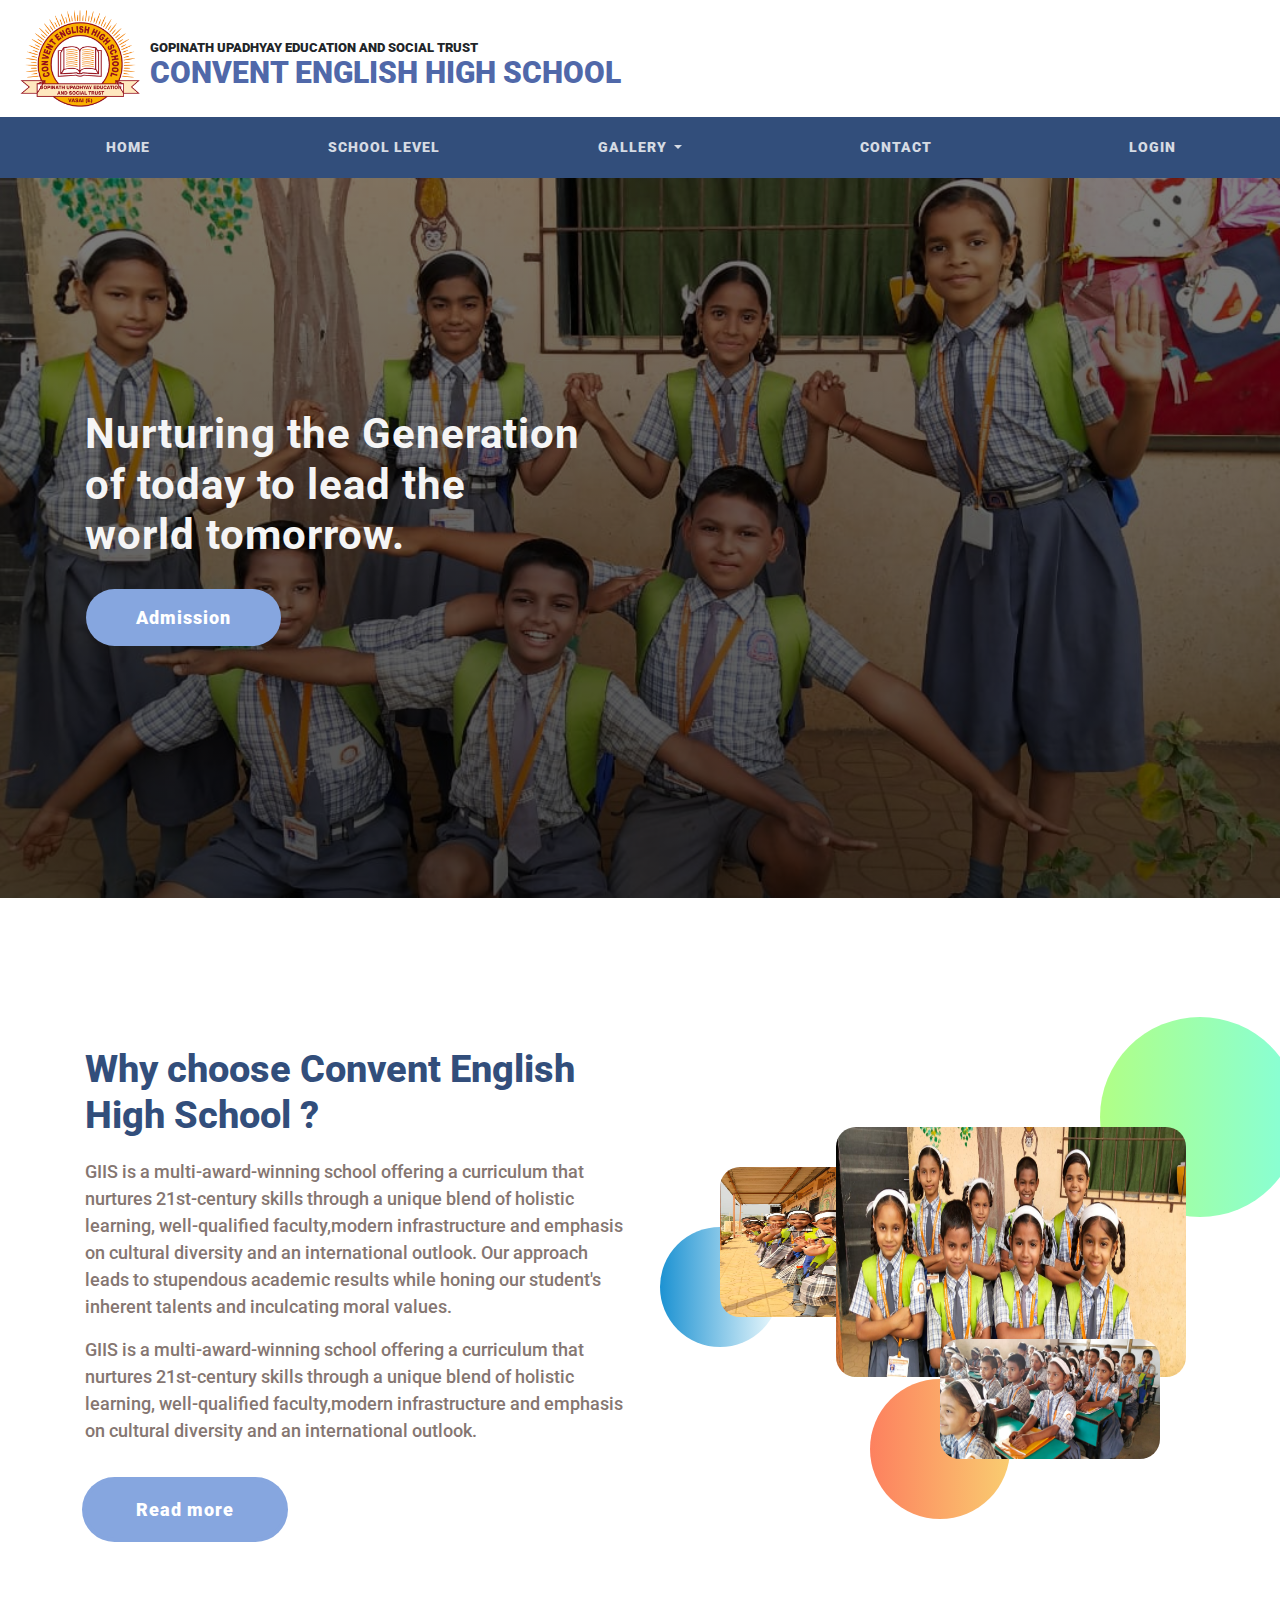
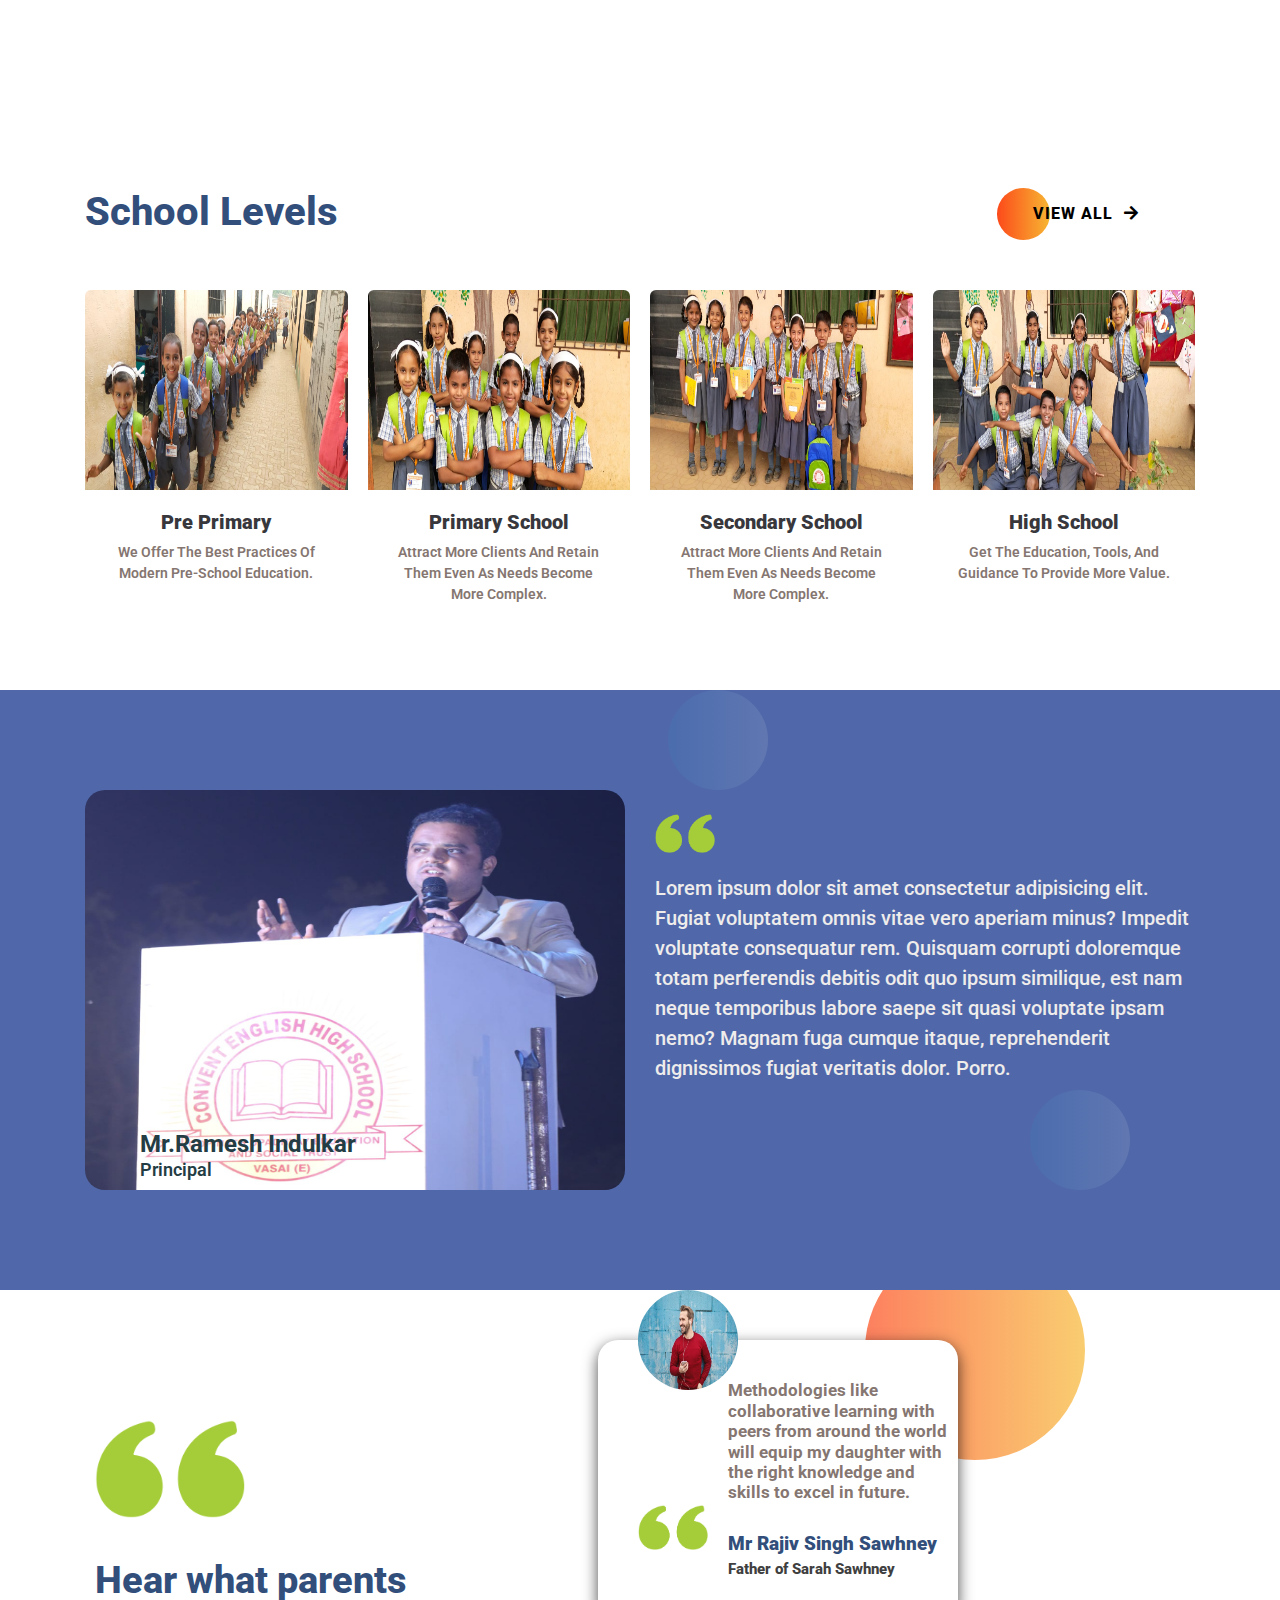
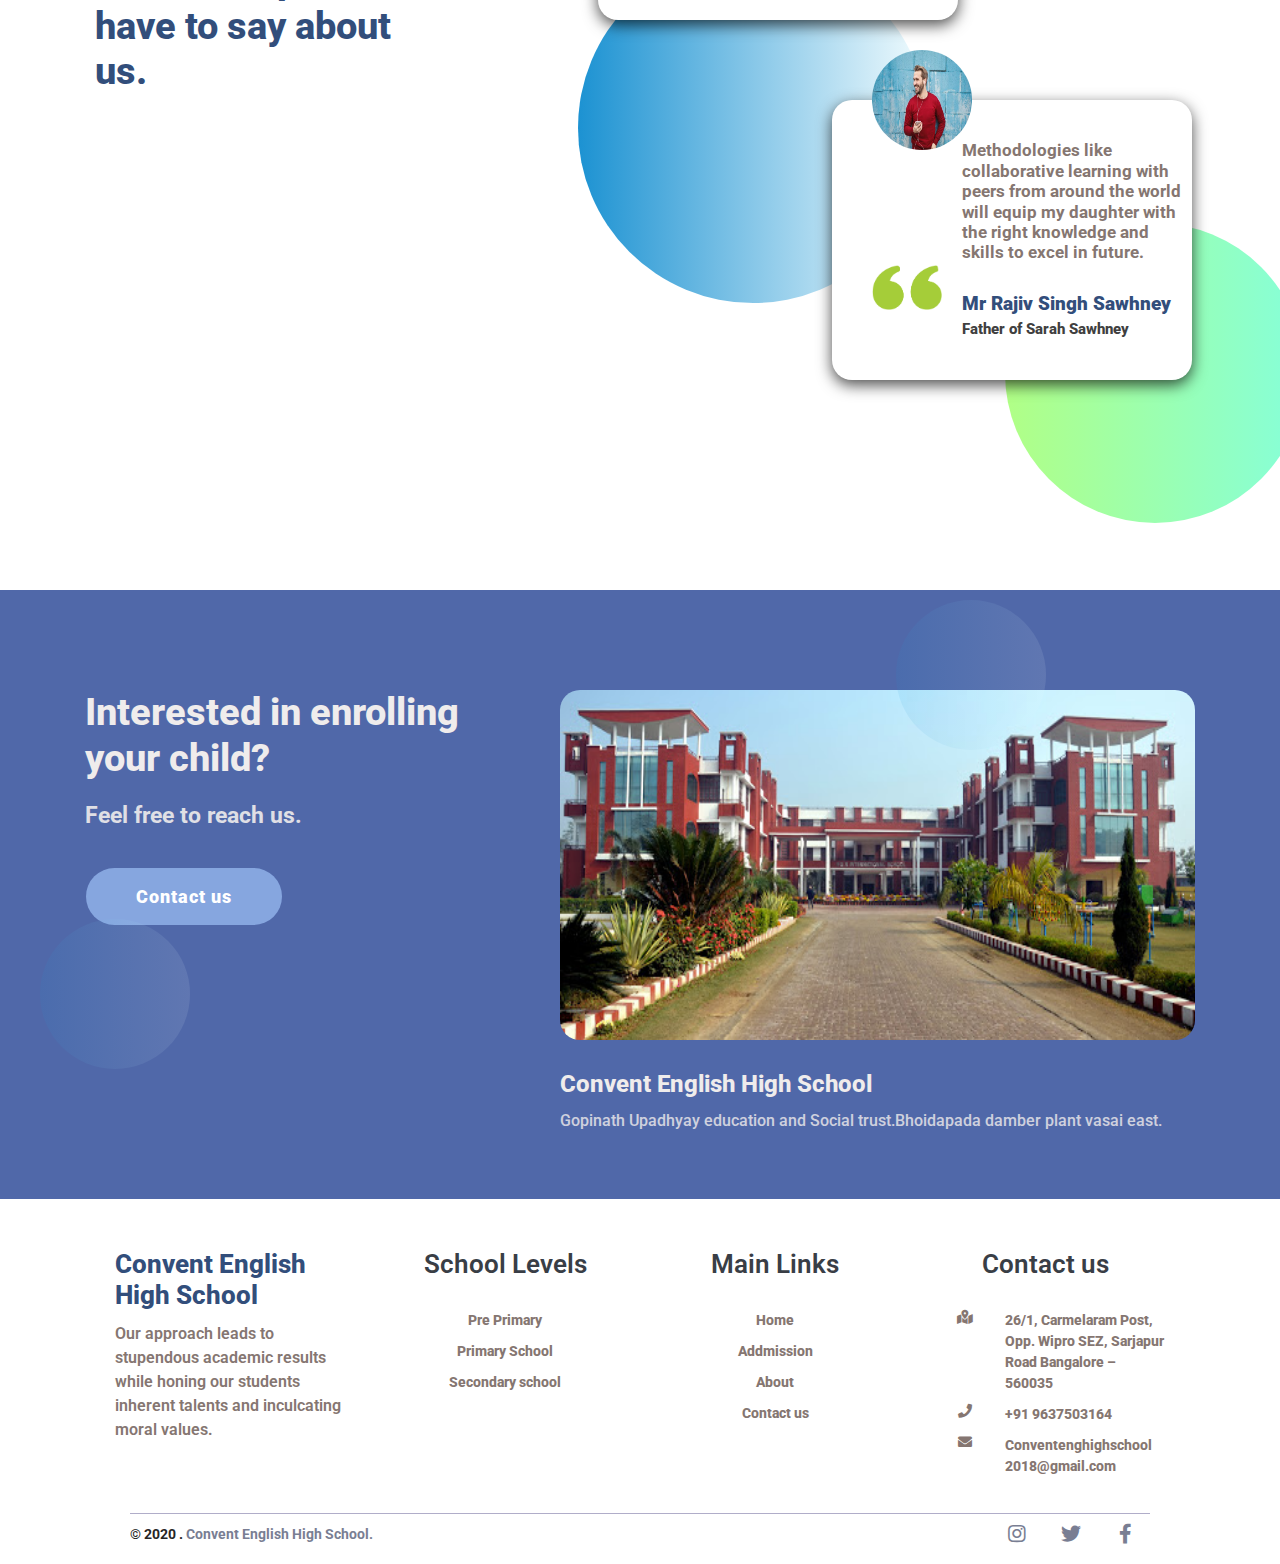
<file: index.html>
<!DOCTYPE html>
<html>
<head>
	<meta charset="utf-8">
    <meta name="viewport" content="width=device-width, initial-scale=1">
	<meta http-equiv="X-UA-Compatible" content="IE=edge">
	<title>Convent English High School</title>

	<link rel="stylesheet" href="style.css">
	<link rel="stylesheet" type="text/css" href="responsive.css">
	
    <!-- Google Fonts -->
	<link href="https://fonts.googleapis.com/css2?family=Roboto:wght@400;500;700;900&display=swap" rel="stylesheet">

	<!-- Swiper -->
    <link rel="stylesheet" href="https://unpkg.com/swiper/swiper-bundle.min.css">
    <!-- Bootstrap --> 
	<link rel="stylesheet" href="https://maxcdn.bootstrapcdn.com/bootstrap/4.0.0/css/bootstrap.min.css">
    <!-- Fontawesome -->
	<link rel="stylesheet" href="https://cdnjs.cloudflare.com/ajax/libs/font-awesome/5.14.0/css/all.min.css"/>
	
</head>
<body>

	<!-- ****************************  Navbar   **************************** -->

	<div class="logo">
		<a class="navbar-brand" href="index.html"><img src="image/logo1.png" alt="Convent English High School"></a>

		<div class="nav-title">
			  <h4 data-aos="fade-up" data-aos-duration="600" data-aos-delay="300">Gopinath Upadhyay education and Social trust</h4>
			  <h1 data-aos="fade-down" data-aos-duration="600" data-aos-delay="300">Convent English High School</h1>
		</div>
	  </div>  



	<nav class="navbar navbar-expand-lg">

			  <button class="navbar-toggler" type="button" data-toggle="collapse" data-target="#navbarNavDropdown" aria-controls="navbarNavDropdown" aria-expanded="false" aria-label="Toggle navigation">
			    <!-- <span class="navbar-toggler-icon"></span> -->
			    <span class="navbar-toggler-awesome fa fa-bars"></span>
		        <!-- <span class="navbar-toggler-awesome fa fa-times"></span> -->
			  </button>

			  <div class="collapse navbar-collapse" id="navbarNavDropdown">
			    <ul class="navbar-nav">
			      <li class="nav-item">
			        <a class="nav-link" href="index.html">Home</a>
			      </li>
			      <li class="nav-item">
			        <a class="nav-link" href="school.html">School level</a>
				  </li>
				  <li class="nav-item dropdown">
					<a class="nav-link dropdown-toggle" href="#" id="navbarDropdown" role="button" data-toggle="dropdown" aria-haspopup="true" aria-expanded="false">
					  Gallery
					</a>
					<div class="dropdown-menu" aria-labelledby="navbarDropdown">
					  <a class="dropdown-item nav-link" href="gallery/gallery.html">Photos</a>
					  <a class="dropdown-item nav-link" href="gallery/gallery.html">Videos</a>
				  </li>
				  <li class="nav-item">
			        <a class="nav-link" href="contact.html">contact</a>
				  </li>
				  <li class="nav-item">
			        <a class="nav-link" href="login/login.php">Login</a>
			      </li>
			    </ul>
			  </div> 
    </nav>
<!-- **********************   Navbar End  ************************* -->

<main>

  <!-- ***************  Header Start  ****************** -->
    <header id="header" class="header">
        <div class="container">
	        <div class="header-content">
	              <h1>Nurturing the Generation of today to lead the world tomorrow.</h1>
	              <a href="#" class="btn btn-all">Admission</a>
	        </div> 
        </div> 

    </header> 
  <!--****************  header End  ******************** -->


   <!-- *************  About start   **************** -->

   <div class="about">
   	 <div class="container">
   	 	<div class="row">
   	 		<div class="col-lg-6 col-md-6 col-sm-12">
   	 			<div class="content">
   	 				<h1 class="title">Why choose Convent English High School ?</h1>
   	 				<p class="para">GIIS is a multi-award-winning school offering a curriculum that nurtures 21st-century skills through a unique blend of holistic learning, well-qualified faculty,modern infrastructure and emphasis on cultural diversity and an international outlook. Our approach leads to stupendous academic results while honing our student's inherent talents and inculcating moral values.
                    </p>
                    <p class="para">GIIS is a multi-award-winning school offering a curriculum that nurtures 21st-century skills through a unique blend of holistic learning, well-qualified faculty,modern infrastructure and emphasis on cultural diversity and an international outlook.
                    </p>
                    <a href="#" class="btn btn-all">Read more</a>
   	 			</div>
   	 		</div>
   	 		<div class="col-lg-6 col-md-6 col-sm-12">
   	 			<div class="img-container">
   	 				<img src="image/a1.jpg" class="pic1">
   	 				<img src="image/a2.jpg" class="pic2">
   	 				<img src="image/a3.jpg" class="pic3">


                    <!-- Color balls  -->
   	 				<div class="orange"></div>
	   	 			<div class="blue"></div>
	   	 			<div class="green"></div>
   	 			</div>
   	 		</div>
   	 	</div>
   	 </div>
   </div>
   <!-- *************  About end   **************** -->


 <!-- ***************  School levels Start  ******************* -->

   <div class="school-level">
   	  <div class="container">
	        <div class="content">
	   	  			<h1 class="title">School levels</h1>
	   	  			<a href="#" class="btn-next">View all <i class="fas fa-arrow-right"></i></a>
	   	  	</div>

	   	  	<div class="block-content">
				
				<div class="block">
					<div class="img-container">
						<img src="image/pre-primary.jpg"> 
					</div>
					<div class="block-info">
						<h5>Pre Primary</h5>
						<p>We offer the best practices of modern pre-school education.</p>
					</div>
				</div>

				<div class="block">
					<div class="img-container">
						<img src="image/primary.jpg">
					</div>
					<div class="block-info">
						<h5>Primary School</h5>
						<p>Attract more clients and retain them even as needs become more complex.</p>
					</div>
				</div>

				<div class="block">
					<div class="img-container">
						<img src="image/secondary.jpg">
					</div>
					<div class="block-info">
						<h5>Secondary School</h5>
						<p>Attract more clients and retain them even as needs become more complex.</p>
					</div>
				</div>

				<div class="block">
					<div class="img-container">
						<img src="image/high.jpg">
					</div>
					<div class="block-info">
						<h5>High School</h5>
						<p>Get the education, tools, and guidance to provide more value.</p>
					</div>
				</div>
			</div><!-- block-content end -->
   	  </div> 

   	  <div class="orange"></div>	
   </div>
<!-- ***************  School levels End  ******************* -->



<!-- ******************  Principal Start   ********************** -->
   
<div class="principal">
	 <div class="container">
		 <div class="row">
				<div class="col-lg-6 col-md-6 col-12">
					<img src="image/principal.jpeg" class="person" alt="Principal">

					<div class="principal-content">
						<h3 class="name">Mr.Ramesh Indulkar</h3>
						<h4 class="desg">Principal</h4>
					</div>
				</div>
				<div class="col-lg-6 col-md-6 col-12 mt-4">
					<img src="image/quote.png" class="quote">
					<p class="para">Lorem ipsum dolor sit amet consectetur adipisicing elit. Fugiat voluptatem omnis vitae vero aperiam minus? Impedit voluptate consequatur rem. Quisquam corrupti doloremque totam perferendis debitis odit quo ipsum similique, est nam neque temporibus labore saepe sit quasi voluptate ipsam nemo? Magnam fuga cumque itaque, reprehenderit dignissimos fugiat veritatis dolor. Porro.</p>
				</div>
		 </div>
	 </div>

	 <!-- Color balls  -->
	 <div class="blue"></div>
	 <div class="blue"></div>
	 <!-- <div class="green"></div> -->
</div>

<!-- ******************  Principal End   ********************** -->


<!-- ***************   Infrastructure  start   ******************** -->
  
  <div class="infrastructure">
  	  <div class="container">
  	  	   <div class="content text-center">
	   	  		<h1 class="title mb-3">Our Infrastructure</h1>
	   	  		<p class="para">A widespread 30 acres pristine campus with entire facilities required to cater to an internationally designed curriculum.</p>
	   	    </div>
  	  </div>


  	  <!-- Swiper -->
  <div class="swiper-container container mt-5">
    <div class="swiper-wrapper">

	      <div class="swiper-slide">
			      	<div class="block">
						<div class="img-container">
							<img src="image/infrastructure/canteen.jpg">
						</div>
						<div class="block-info">
							<h5>Minal Patel</h5>
							<p>Something I could not imagine running my business without now is.Oh my, what a godsend! .</p>
						</div>
					</div>
		</div> <!-- slide end -->	

		 <div class="swiper-slide">
			      	<div class="block">
						<div class="img-container">
							<img src="image/infrastructure/sports.jpg">
						</div>
						<div class="block-info">
							<h5>Minal Patel</h5>
							<p>Something I could not imagine running my business without now is.Oh my, what a godsend! .</p>
						</div>
					</div>
		</div> <!-- slide end -->

		 <div class="swiper-slide">
			      	<div class="block">
						<div class="img-container">
							<img src="image/infrastructure/hostel.jpg">
						</div>
						<div class="block-info">
							<h5>Minal Patel</h5>
							<p>Something I could not imagine running my business without now is.Oh my, what a godsend! .</p>
						</div>
					</div>
		</div> <!-- slide end -->	

		 <div class="swiper-slide">
			      	<div class="block">
						<div class="img-container">
							<img src="image/infrastructure/infirmary.jpg">
						</div>
						<div class="block-info">
							<h5>Minal Patel</h5>
							<p>Something I could not imagine running my business without now is.Oh my, what a godsend! .</p>
						</div>
					</div>
		</div> <!-- slide end -->

		<div class="swiper-slide">
			      	<div class="block">
						<div class="img-container">
							<img src="image/infrastructure/library.jpg">
						</div>
						<div class="block-info">
							<h5>Minal Patel</h5>
							<p>Something I could not imagine running my business without now is.Oh my, what a godsend! .</p>
						</div>
					</div>
		</div> <!-- slide end -->									
    </div>
    <!-- Add Pagination -->
    <div class="swiper-pagination"></div>
  </div>

  </div>
<!-- ***************   Infrastructure  end   ******************** -->



   <!-- ************  Testimonial start  ************** -->

   <div class="testimonial">
   	  <div class="row">
   	  	<div class="col-lg-4 col-md-4 col-12">
   	  		<div class="content">
   	  			<img src="image/quote.png" alt="quote" class="quote-large">
   	  			<h1 class="title">Hear what parents have to say about us.</h1>
   	  		</div>
   	  	</div>

   	  	<div class="col-lg-8 col-md-8 col-12 test-right">

   	  		<!-- Color balls  -->
   	 				<div class="orange"></div>
	   	 			<div class="blue"></div>
	   	 			<div class="green"></div>

   	  		<div class="block-content">

   	  			<div class="row">
   	  				<div class="col-lg-6 col-md-6 col-sm-12 col-12">
   	  					<div class="block block-top">
   	  				       <div class="block-grid">
		   	  				   <div class="img-container">
								    <img src="image/c1.jpeg" class="person-img">
								    <img src="image/quote.png" class="quote-img"> 
							    </div>
						
								<div class="block-info">
									<h2>Methodologies like collaborative learning with peers from around the world will equip my daughter with the right knowledge and skills to excel in future.</h2>
									<h3>Mr Rajiv Singh Sawhney</h3>
									<h4>Father of Sarah Sawhney</h4>
								</div>
					        </div>
				        </div>
   	  				</div>

   	  				<div class="col-lg-6 col-md-6 col-sm-12 col-12">
   	  					<div class="block block-down">
   	  				       <div class="block-grid">
		   	  				   <div class="img-container">
								    <img src="image/c1.jpeg" class="person-img">
								    <img src="image/quote.png" class="quote-img"> 
							    </div>
						
								<div class="block-info">
									<h2>Methodologies like collaborative learning with peers from around the world will equip my daughter with the right knowledge and skills to excel in future.</h2>
									<h3>Mr Rajiv Singh Sawhney</h3>
									<h4>Father of Sarah Sawhney</h4>
								</div>
					        </div>
				        </div>
   	  				</div>
   	  			</div>
   	  		</div>
   	  	</div>
   	  </div>
   </div>
   <!-- ************  Testimonial end  ************** -->


<!-- ******************  Contact us start  ************************ -->
 
 <div class="contact">
 	<div class="container">
   	 	<div class="row">
   	 		<div class="col-lg-5">
   	 			<div class="content">
   	 				<h1 class="title">Interested in enrolling your child?</h1>
   	 				<h2 class="sub-title">Feel free to reach us.</h2>
                    <a href="#" class="btn btn-all">Contact us</a>
   	 			</div>
   	 		</div>
   	 		<div class="col-lg-7">
					<img src="image/college.jpg">
   	 			<h4>Convent English High School</h4>
   	 			<p>Gopinath Upadhyay education and Social trust.Bhoidapada damber plant vasai east.</p>
   	 		</div>
   	 	</div>
   	 </div>

		<div class="blue"></div>
		<div class="blue"></div>
 </div>
<!-- ******************  Contact us end  ************************ -->
  


 </main>

 <!-- ******************  Footer   *********************-->

    <div class="footer">
    	<div class="container">
            <div class="row">

                <div class="col-md-3 footer-main">
                    <div class="footer-col">
                        <h1>Convent English High School</h1>
                        <p>Our approach leads to stupendous academic results while honing our students inherent talents and inculcating moral values.</p>
                    </div>
                </div> <!-- end of col -->

                <div class="col-md-3">
                    <div class="footer-col mx-auto">
                        <h4>School Levels</h4>
                        <ul class="list-unstyled v-space-lg">
                            <li class="media">
                                <div class="media-body">
                                    Pre Primary
                                </div>
                            </li>
                            <li class="media">
                                <div class="media-body">
                                    Primary School
                                </div>
                            </li>
                            <li class="media">
                                <div class="media-body">
                                   Secondary school
                                </div>
                            </li>
                            <!-- <li class="media">
                                <div class="media-body">
                                    High School	
                                </div>
                            </li> -->
                        </ul>
                    </div>
                </div> <!-- end of col -->

                <div class="col-md-3">
                    <div class="footer-col mx-auto">
                        <h4>Main Links</h4>
                        <ul class="list-unstyled v-space-lg">
                            <li class="media">
                                <div class="media-body">
                                    Home
                                </div>
                            </li>
                            <li class="media">
                                <div class="media-body">
                                    Addmission
                                </div>
                            </li>
                            <li class="media">
                                <div class="media-body">
                                   About
                                </div>
                            </li>
                            <li class="media">
                                <div class="media-body">
                                    Contact us
                                </div>
                            </li>
                        </ul>
                    </div>
                </div> <!-- end of col -->

                <div class="col-md-3">

                    <div class="footer-col">
                        <h4 class="text-center">Contact us</h4>

	                    <ul class="list-unstyled last-section text-left">
	    
	                            <li class="media">
	                            	<i class="fas fa-map-marked-alt"></i>
			                         <div class="media-body text-left">
			                            26/1, Carmelaram Post, Opp. Wipro SEZ, Sarjapur Road Bangalore – 560035
			                         </div>   
	                            </li>   
	                        
	                            <li class="media">
		                            <i class="fas fa-phone"></i>
			                         <div class="media-body">
			                             +91 9637503164<br>
			                             <!-- +91 1234567865 -->
			                          </div>	                                 
	                            </li>   
	                        
	                            <li class="media">
		                            <i class="fas fa-envelope"></i>
			                         <div class="media-body">
										Conventenghighschool
										2018@gmail.com
			                         </div>   
	                            </li>
                        </ul>     
                    </div> 
                </div> <!-- end of col -->
            </div> <!-- end of row -->

        <div class="copyright">
            <div class="container">
            	<hr>
                <div class="row">
                    <div class="col-lg-12 copyright-container">
                    	<p class="p-small text-center">© 2020 . <span>Convent English High School.</span></p>                       

                        <div class="social-icon">
	                            <a href="#your-link">
	                                <i class="fab fa-instagram fa-stack"></i>
	                            </a>
	                            <a href="#your-link">
	                                <i class="fab fa-twitter fa-stack"></i>
	                            </a>
	                            <a href="#your-link">
	                                <i class="fab fa-facebook-f fa-stack"></i>
	                            </a>
	                        </div> 
                    </div> <!-- end of col -->
                </div> <!-- enf of row -->
            </div> <!-- end of container -->
        </div> <!-- end of copyright -->

       </div>
    </div> <!-- end of footer -->  


    <!-- *******************     end of footer  ***************************** -->

   

<script src="https://code.jquery.com/jquery-3.2.1.slim.min.js"></script>
<script src="https://cdnjs.cloudflare.com/ajax/libs/popper.js/1.12.9/umd/popper.min.js"></script>
<script src="https://maxcdn.bootstrapcdn.com/bootstrap/4.0.0/js/bootstrap.min.js"></script>

<!-- Swiper js -->
<script src="https://unpkg.com/swiper/swiper-bundle.min.js"></script>


<script>

    var swiper = new Swiper('.swiper-container', {
      slidesPerView: 1,	
      // spaceBetween: 30,
      loop: true,
      breakpoints: {
      	300: {
          slidesPerView: 1,
          spaceBetween: 50,
        },
        640: {
          slidesPerView: 1,
          spaceBetween: 40,
        },
        768: {
          slidesPerView: 2,
          spaceBetween: 10,
        },
        1024: {
          slidesPerView: 3,
          spaceBetween: 20,
        }},
      pagination: {
        el: '.swiper-pagination',
        clickable: true,
      }
    });


    
    // // **************  Window on Scroll  ***************

    // $(window).scroll(function () {
	//     var scroll = $(window).scrollTop();
	//     if (scroll > 100) {
	//       $(".navbar").css({"box-shadow":"0 5px 10px rgba(0,0,0,.5)","background":"#797E93"});
	//       $(".navbar-brand").css({"color":"white"});
	//       $(".sign").addClass('sign-scroll');

	//     } else {
	//       $(".navbar").css({"box-shadow":"none","background":"none"});
	//       $(".sign").removeClass('sign-scroll');
	//     }
	//   });



  </script>

</body>
</html>
</file>
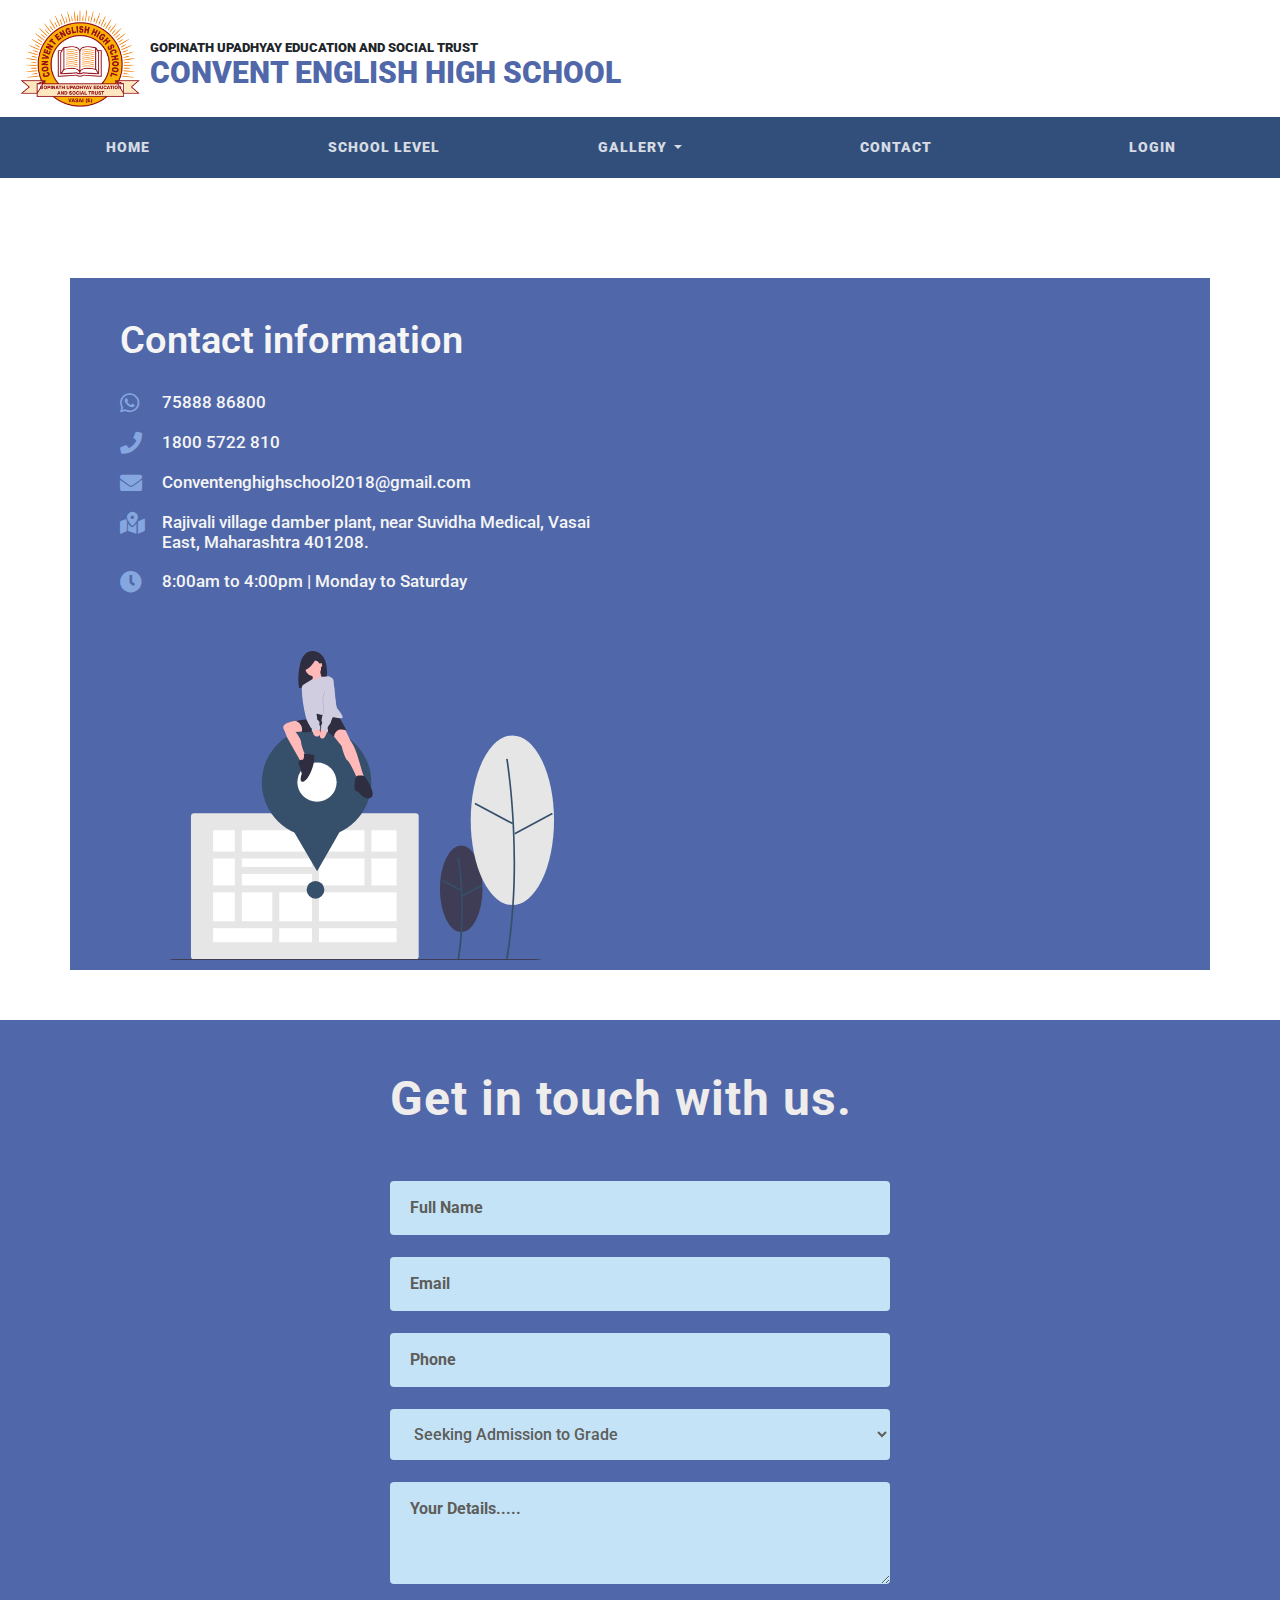
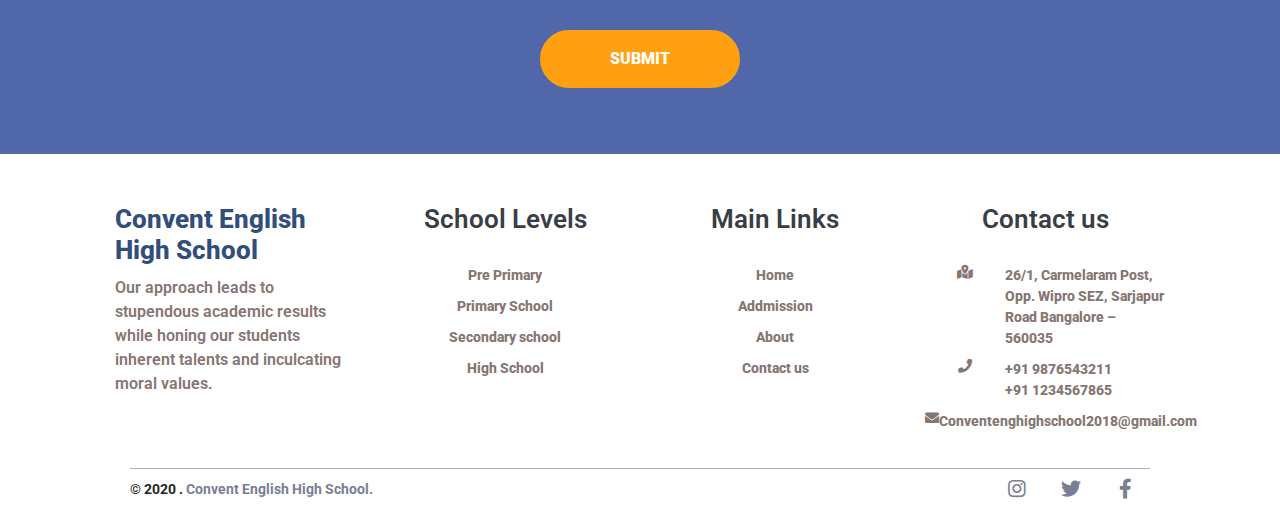
<file: contact.html>
<!DOCTYPE html>
<html lang="en">
<head>
    <meta charset="UTF-8">
    <meta name="viewport" content="width=device-width, initial-scale=1.0">
    <title>Contact</title>
    <link rel="stylesheet" href="style.css">
	<link rel="stylesheet" type="text/css" href="responsive.css">
    
    <!-- Google Fonts -->
	<link href="https://fonts.googleapis.com/css2?family=Roboto:wght@400;500;700;900&display=swap" rel="stylesheet">

	<!-- Swiper -->
    <link rel="stylesheet" href="https://unpkg.com/swiper/swiper-bundle.min.css">
    <!-- Bootstrap --> 
	<link rel="stylesheet" href="https://maxcdn.bootstrapcdn.com/bootstrap/4.0.0/css/bootstrap.min.css">
    <!-- Fontawesome -->
	<link rel="stylesheet" href="https://cdnjs.cloudflare.com/ajax/libs/font-awesome/5.14.0/css/all.min.css"/>
	
</head>
<body>
 <!-- ****************************  Navbar   **************************** -->

 <div class="logo">
    <a class="navbar-brand" href="index.html"><img src="image/logo1.png" alt="Convent English High School"></a>

    <div class="nav-title">
          <h4 data-aos="fade-up" data-aos-duration="600" data-aos-delay="300">Gopinath Upadhyay education and Social trust</h4>
          <h1 data-aos="fade-down" data-aos-duration="600" data-aos-delay="300">Convent English High School</h1>
    </div>
  </div>  



<nav class="navbar navbar-expand-lg">

          <button class="navbar-toggler" type="button" data-toggle="collapse" data-target="#navbarNavDropdown" aria-controls="navbarNavDropdown" aria-expanded="false" aria-label="Toggle navigation">
            <!-- <span class="navbar-toggler-icon"></span> -->
            <span class="navbar-toggler-awesome fa fa-bars"></span>
            <!-- <span class="navbar-toggler-awesome fa fa-times"></span> -->
          </button>

          <div class="collapse navbar-collapse" id="navbarNavDropdown">
            <ul class="navbar-nav">
              <li class="nav-item">
                <a class="nav-link" href="index.html">Home</a>
              </li>
              <li class="nav-item">
                <a class="nav-link" href="school.html">School level</a>
              </li>
              <li class="nav-item dropdown">
                <a class="nav-link dropdown-toggle" href="#" id="navbarDropdown" role="button" data-toggle="dropdown" aria-haspopup="true" aria-expanded="false">
                  Gallery
                </a>
                <div class="dropdown-menu" aria-labelledby="navbarDropdown">
                  <a class="dropdown-item nav-link" href="gallery/gallery.html">Photos</a>
                  <a class="dropdown-item nav-link" href="gallery/gallery.html">Videos</a>
              </li>
              <li class="nav-item">
                <a class="nav-link" href="contact.html">contact</a>
              </li>
              <li class="nav-item">
                <a class="nav-link" href="login/login.php">Login</a>
              </li>
            </ul>
          </div> 
</nav>
<!-- **********************   Navbar End  ************************* -->

<main>

  <!-- ***************  Header Start  ****************** -->
    <!-- <header id="header" class="header">
        <div class="container">
	        <div class="header-content">
	              <h1>Nurturing the Generation of today to lead the world tomorrow.</h1>
	              <a href="#" class="btn btn-all">Admission</a>
	        </div> 
        </div> 

    </header>  -->



<!-- *****************   Contact   ********************* -->

  <div class="contact contact-page">
        <div class="container">
            <div class="row">
                <div class="col-lg-6 col-md-6 col-sm-12 col-12">
                        <div class="content">
                            <h1>Contact information</h1>
                            <div class="row">

                                <!-- row1 -->
                                <div class="col-1"><i class="fab fa-whatsapp"></i></div>
                                <div class="col-11"><h2>75888 86800</h2></div>

                                <!-- row1 -->
                                <div class="col-1"><i class="fas fa-phone"></i></div>
                                <div class="col-11"><h2>1800 5722 810</h2></div>

                                <!-- row1 -->
                                <div class="col-1"><i class="fas fa-envelope"></i></div>
                                <div class="col-11"><h2>Conventenghighschool2018@gmail.com</h2></div>

                                <!-- row1 -->
                                <div class="col-1"><i class="fas fa-map-marked-alt"></i></div>
                                <div class="col-11"><h2>Rajivali village damber plant, near Suvidha Medical, Vasai East, Maharashtra 401208.</h2></div>

                                <!-- row1 -->
                                <div class="col-1"><i class="fas fa-clock"></i></div>
                                <div class="col-11"><h2>8:00am to 4:00pm | Monday to Saturday</h2></div>
                            </div>
                        </div>

                        <div class="img-container">
                           <img src="image/location.svg" alt="location">
                        </div>
                </div>    

                <div class="col-lg-6 col-md-6 col-sm-12 col-12">
                    <iframe src="https://www.google.com/maps/embed?pb=!1m18!1m12!1m3!1d3763.571411604756!2d72.8600477!3d19.3877019!2m3!1f0!2f0!3f0!3m2!1i1024!2i768!4f13.1!3m3!1m2!1s0x3be7a9722d0bdfdb%3A0xd4ff94561fc63ddb!2sCONVENT%20ENGLISH%20HIGH%20SCHOOL!5e0!3m2!1sen!2sin!4v1598428768505!5m2!1sen!2sin" width="100%" height="100%" frameborder="0" style="border:0;" allowfullscreen="" aria-hidden="false" tabindex="0"></iframe>
                </div>
            </div>
        </div>

  <!-- *************************   Application Form  **************************** -->

    <div class="contact-form">
        <div class="row"> 

            <div class="col-lg-12">

                <h1 class="title">Get in touch with us.</h1>

                <!-- Form Container -->
                <form id="ContactForm" method="post" action="login/connect.php">
                    <div class="form-group">
                        <input type="text" class="form-control-input" id="name" name="name" placeholder="Full Name" required>

                    </div>
                    <div class="form-group">
                        <input type="email" class="form-control-input" id="email" name="email" placeholder="Email" required>
                    </div>
                    <div class="form-group">
                        <input type="text" class="form-control-input" id="mobile" name="mobile" placeholder="Phone" required>
                    </div>
                    <div class="form-group">
                        <select name="class">
                          <option>Seeking Admission to Grade</option>
                          <option value="Grade C.kg">Grade C.kg</option>
                          <option value="Grade G.kg">Grade G.kg</option>
                          <option value="Grade 1">Grade 1</option>
                          <option value="Grade 2">Grade 2</option>
                          <option value="Grade 3">Grade 3</option>
                          <option value="Grade 4">Grade 4</option>
                          <option value="Grade 5">Grade 5</option>
                          <option value="Grade 6">Grade 6</option>
                          <option value="Grade 7">Grade 7</option>
                          <option value="Grade 8">Grade 8</option>
                          <option value="Grade 9">Grade 9</option>
                          <option value="Grade 10">Grade 10</option>
                        </select>
                      </div>
                    <div class="form-group">
                        <textarea rows="3" cols="10" placeholder="Your Details....." class="form-control-textarea"
                        id="details" name="details" ></textarea>
                    </div>
                    <div class="form-group">
                        <button type="submit" class="form-control-submit-button btn-main" name="submit">SUBMIT</button>
                    </div>
                   
                </form>
                <!-- end of form container -->

            </div> <!-- end of col -->
        </div> <!-- end of row -->
    </div> <!-- end of container -->
</div> <!-- end of form-1 -->
</div> <!--  contact-page end -->
  
  
 </main>

 <!-- ******************  Footer   *********************-->

    <div class="footer">
    	<div class="container">
            <div class="row">

                <div class="col-md-3 footer-main">
                    <div class="footer-col">
                        <h1>Convent English High School</h1>
                        <p>Our approach leads to stupendous academic results while honing our students inherent talents and inculcating moral values.</p>
                    </div>
                </div> <!-- end of col -->

                <div class="col-md-3">
                    <div class="footer-col mx-auto">
                        <h4>School Levels</h4>
                        <ul class="list-unstyled v-space-lg">
                            <li class="media">
                                <div class="media-body">
                                    Pre Primary
                                </div>
                            </li>
                            <li class="media">
                                <div class="media-body">
                                    Primary School
                                </div>
                            </li>
                            <li class="media">
                                <div class="media-body">
                                   Secondary school
                                </div>
                            </li>
                            <li class="media">
                                <div class="media-body">
                                    High School	
                                </div>
                            </li>
                        </ul>
                    </div>
                </div> <!-- end of col -->

                <div class="col-md-3">
                    <div class="footer-col mx-auto">
                        <h4>Main Links</h4>
                        <ul class="list-unstyled v-space-lg">
                            <li class="media">
                                <div class="media-body">
                                    Home
                                </div>
                            </li>
                            <li class="media">
                                <div class="media-body">
                                    Addmission
                                </div>
                            </li>
                            <li class="media">
                                <div class="media-body">
                                   About
                                </div>
                            </li>
                            <li class="media">
                                <div class="media-body">
                                    Contact us
                                </div>
                            </li>
                        </ul>
                    </div>
                </div> <!-- end of col -->

                <div class="col-md-3">

                    <div class="footer-col">
                        <h4 class="text-center">Contact us</h4>

	                    <ul class="list-unstyled last-section text-left">
	    
	                            <li class="media">
	                            	<i class="fas fa-map-marked-alt"></i>
			                         <div class="media-body text-left">
			                            26/1, Carmelaram Post, Opp. Wipro SEZ, Sarjapur Road Bangalore – 560035
			                         </div>   
	                            </li>   
	                        
	                            <li class="media">
		                            <i class="fas fa-phone"></i>
			                         <div class="media-body">
			                             +91 9876543211<br>
			                             +91 1234567865
			                          </div>	                                 
	                            </li>   
	                        
	                            <li class="media">
		                            <i class="fas fa-envelope"></i>
			                         <div class="media-body">
			                               Conventenghighschool2018@gmail.com
			                         </div>   
	                            </li>
                        </ul>     
                    </div> 
                </div> <!-- end of col -->
            </div> <!-- end of row -->

        <div class="copyright">
            <div class="container">
            	<hr>
                <div class="row">
                    <div class="col-lg-12 copyright-container">
                    	<p class="p-small text-center">© 2020 . <span>Convent English High School.</span></p>                       

                        <div class="social-icon">
	                            <a href="#your-link">
	                                <i class="fab fa-instagram fa-stack"></i>
	                            </a>
	                            <a href="#your-link">
	                                <i class="fab fa-twitter fa-stack"></i>
	                            </a>
	                            <a href="#your-link">
	                                <i class="fab fa-facebook-f fa-stack"></i>
	                            </a>
	                        </div> 
                    </div> <!-- end of col -->
                </div> <!-- enf of row -->
            </div> <!-- end of container -->
        </div> <!-- end of copyright -->

       </div>
    </div> <!-- end of footer -->  


    <!-- *******************     end of footer  ***************************** -->




  <script src="https://code.jquery.com/jquery-3.2.1.slim.min.js"></script>
  <script src="https://cdnjs.cloudflare.com/ajax/libs/popper.js/1.12.9/umd/popper.min.js"></script>
  <script src="https://maxcdn.bootstrapcdn.com/bootstrap/4.0.0/js/bootstrap.min.js"></script>    
    
</body>
</html>
</file>
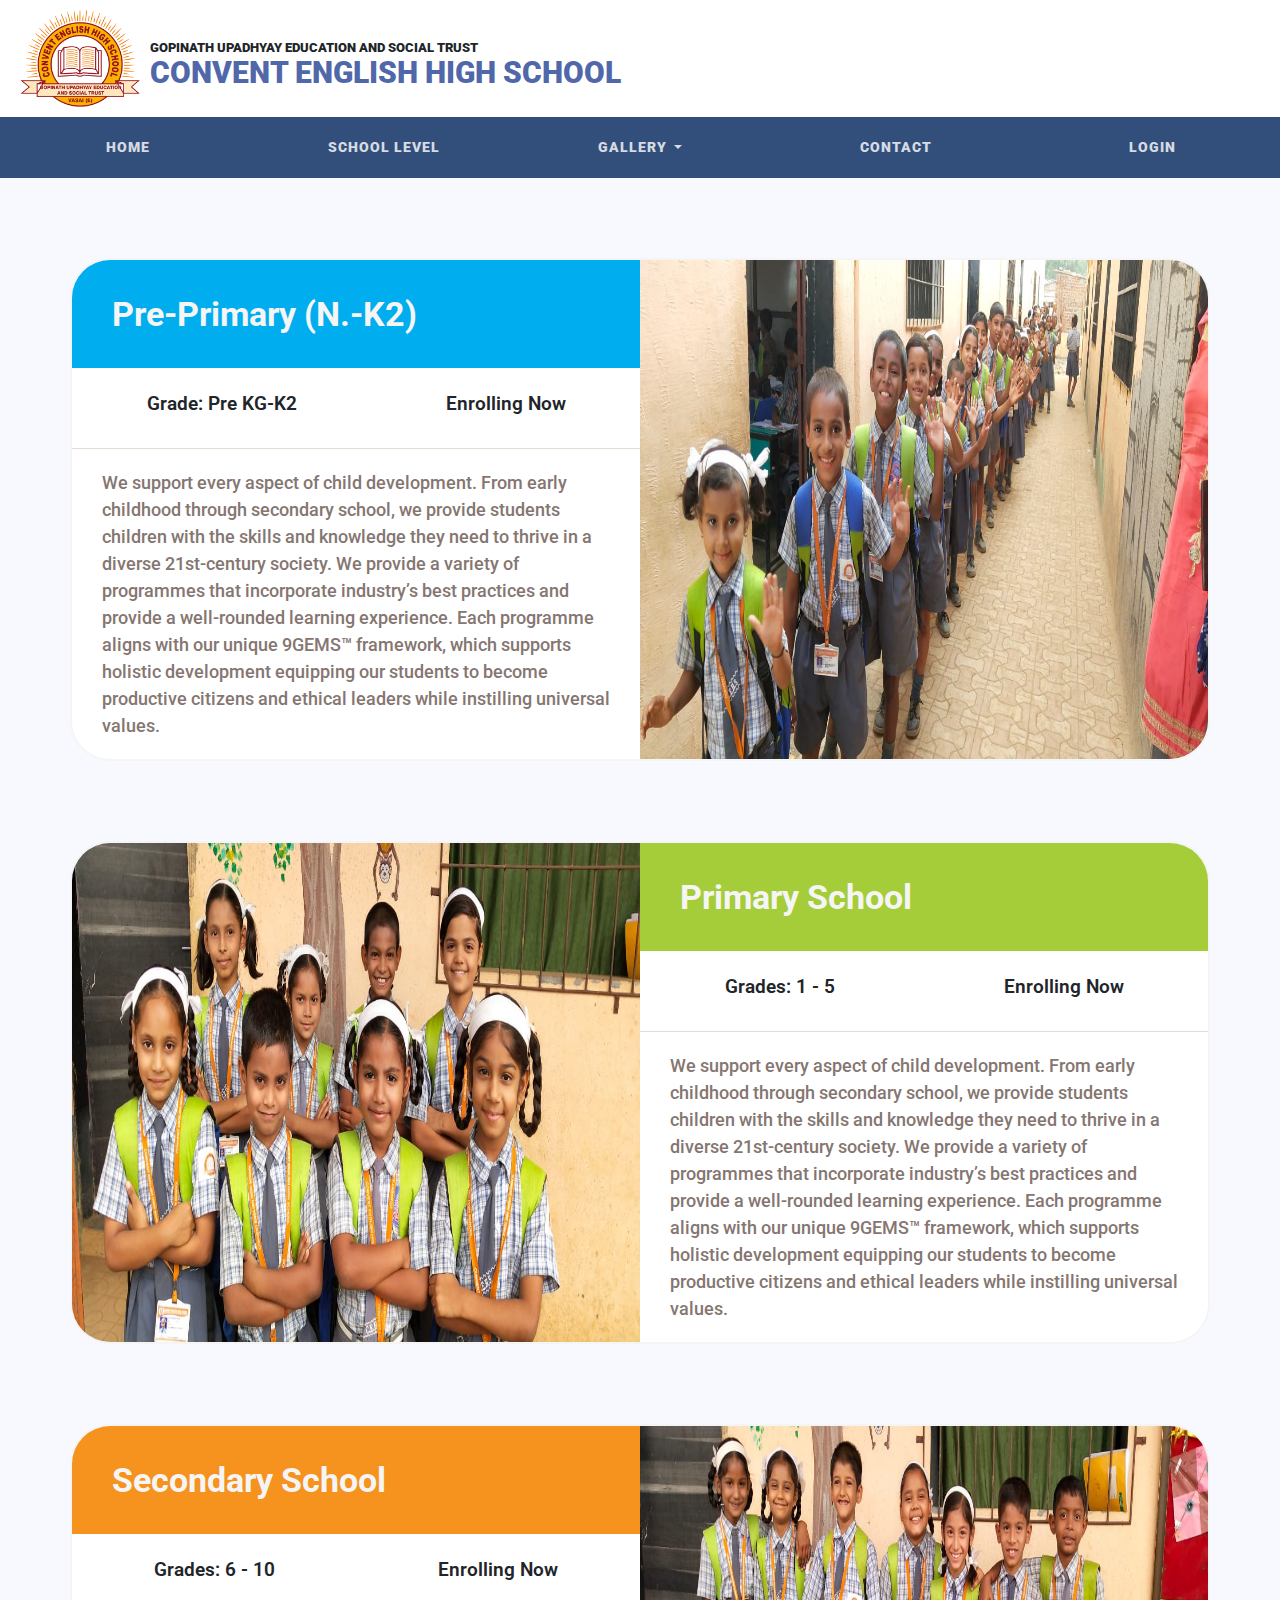
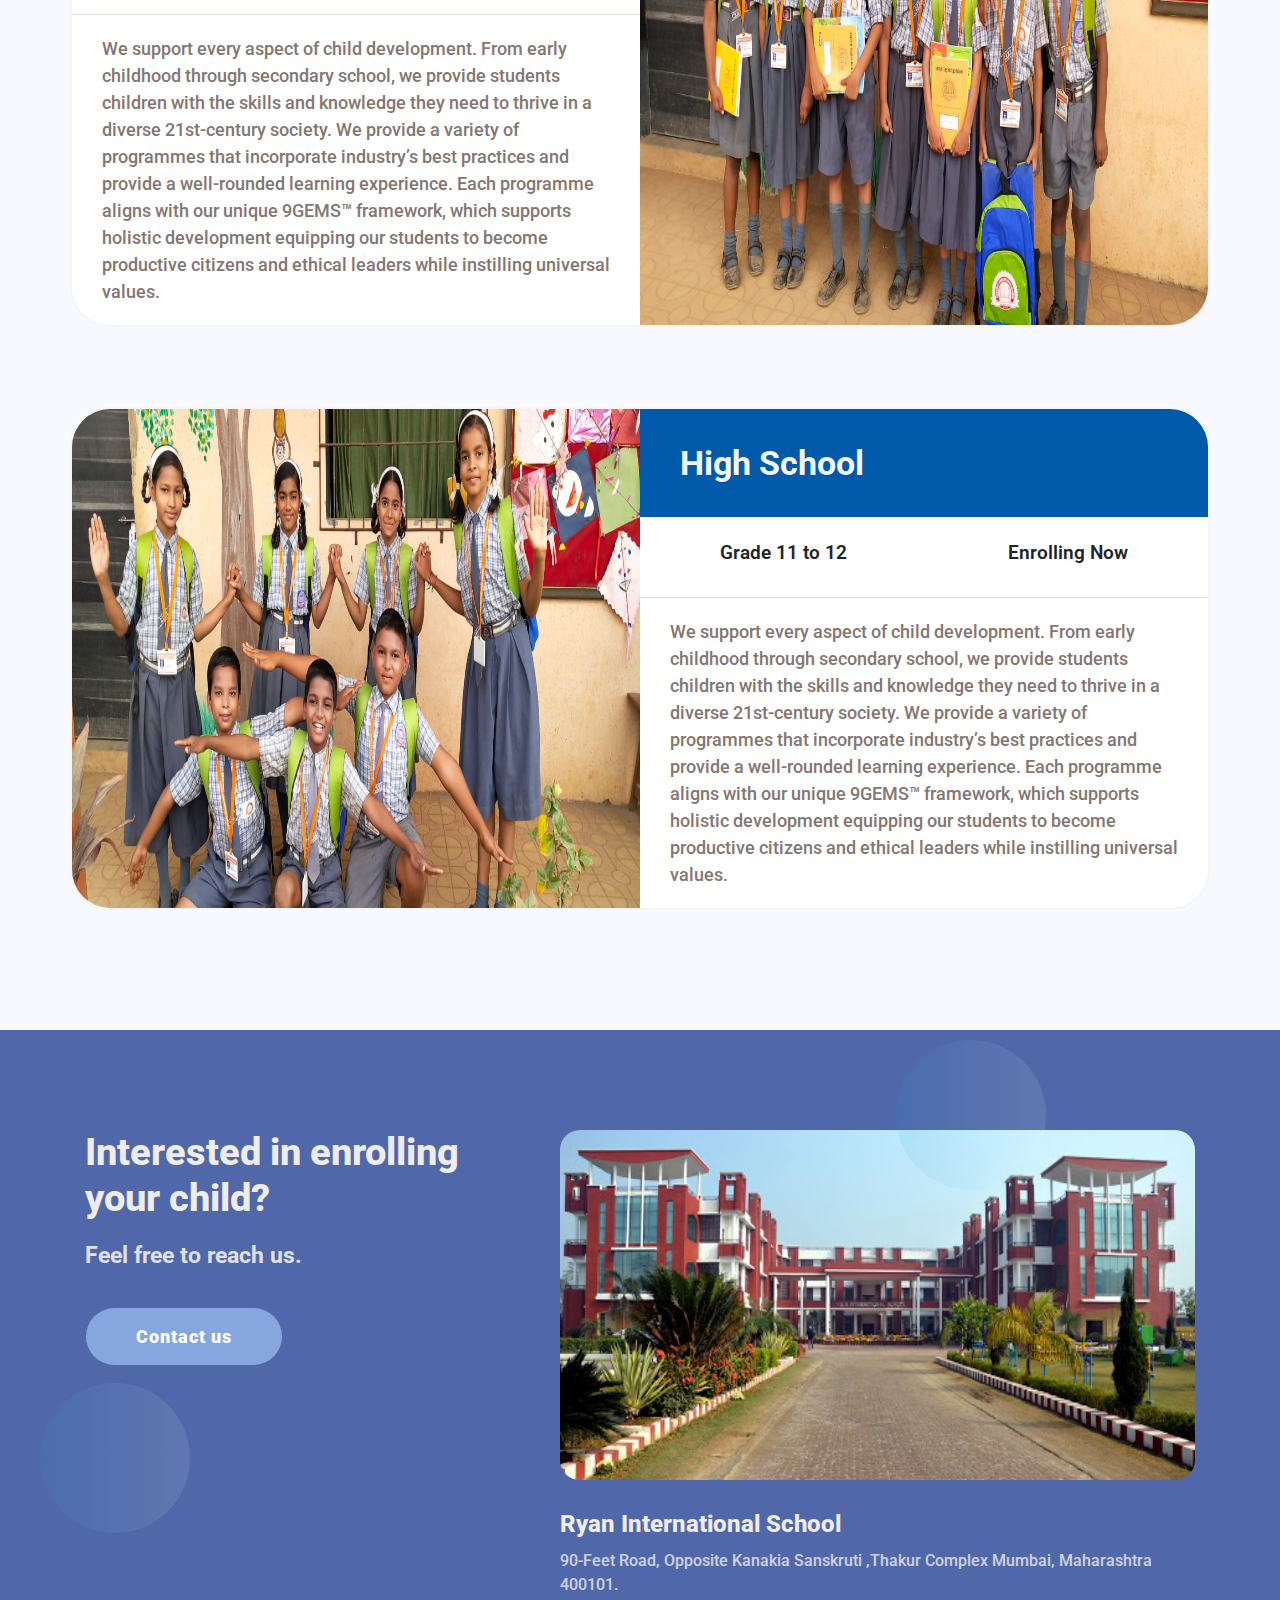
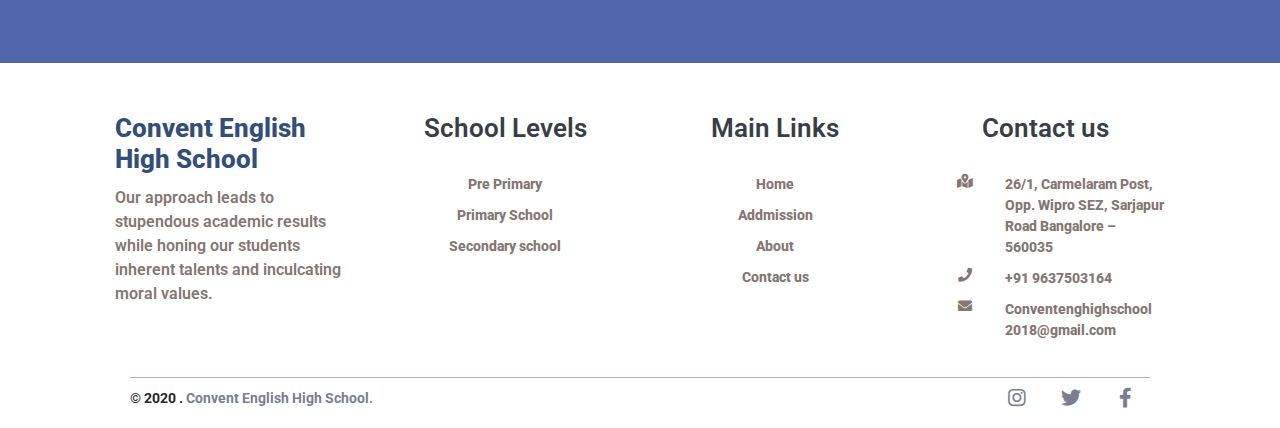
<file: school.html>
<!DOCTYPE html>
<html lang="en">
<head>
    <meta charset="UTF-8">
    <meta name="viewport" content="width=device-width, initial-scale=1.0">
    <title>Schools</title>
    <link rel="stylesheet" href="style.css">
	<link rel="stylesheet" type="text/css" href="responsive.css">
    
    <!-- Google Fonts -->
	<link href="https://fonts.googleapis.com/css2?family=Roboto:wght@400;500;700;900&display=swap" rel="stylesheet">

	<!-- Swiper -->
    <link rel="stylesheet" href="https://unpkg.com/swiper/swiper-bundle.min.css">
    <!-- Bootstrap --> 
	<link rel="stylesheet" href="https://maxcdn.bootstrapcdn.com/bootstrap/4.0.0/css/bootstrap.min.css">
    <!-- Fontawesome -->
	<link rel="stylesheet" href="https://cdnjs.cloudflare.com/ajax/libs/font-awesome/5.14.0/css/all.min.css"/>
	
</head>
<body>

 <!-- ****************************  Navbar   **************************** -->

 <div class="logo">
    <a class="navbar-brand" href="index.html"><img src="image/logo1.png" alt="Convent English High School"></a>

    <div class="nav-title">
          <h4 data-aos="fade-up" data-aos-duration="600" data-aos-delay="300">Gopinath Upadhyay education and Social trust</h4>
          <h1 data-aos="fade-down" data-aos-duration="600" data-aos-delay="300">Convent English High School</h1>
    </div>
  </div>  



<nav class="navbar navbar-expand-lg">

          <button class="navbar-toggler" type="button" data-toggle="collapse" data-target="#navbarNavDropdown" aria-controls="navbarNavDropdown" aria-expanded="false" aria-label="Toggle navigation">
            <!-- <span class="navbar-toggler-icon"></span> -->
            <span class="navbar-toggler-awesome fa fa-bars"></span>
            <!-- <span class="navbar-toggler-awesome fa fa-times"></span> -->
          </button>

          <div class="collapse navbar-collapse" id="navbarNavDropdown">
            <ul class="navbar-nav">
              <li class="nav-item">
                <a class="nav-link" href="index.html">Home</a>
              </li>
              <li class="nav-item">
                <a class="nav-link" href="school.html">School level</a>
              </li>
              <li class="nav-item dropdown">
                <a class="nav-link dropdown-toggle" href="#" id="navbarDropdown" role="button" data-toggle="dropdown" aria-haspopup="true" aria-expanded="false">
                  Gallery
                </a>
                <div class="dropdown-menu" aria-labelledby="navbarDropdown">
                  <a class="dropdown-item nav-link" href="gallery/gallery.html">Photos</a>
                  <a class="dropdown-item nav-link" href="gallery/gallery.html">Videos</a>
              </li>
              <li class="nav-item">
                <a class="nav-link" href="contact.html">contact</a>
              </li>
              <li class="nav-item">
                <a class="nav-link" href="login/login.php">Login</a>
              </li>
            </ul>
          </div> 
</nav>
<!-- **********************   Navbar End  ************************* -->

<main>

  <!-- ***************  Header Start  ****************** -->
    <!-- <header id="header" class="header">
        <div class="container">
	        <div class="header-content">
	              <h1>Nurturing the Generation of today to lead the world tomorrow.</h1>
	              <a href="#" class="btn btn-all">Admission</a>
	        </div> 
        </div> 

    </header>  -->
  <!--****************  header End  ******************** -->

  
  <!-- *******************  School section   *********************** -->

  <div class="school-section">
       <div class="container">
            <div class="row">
                <div class="col-lg-6 col-md-6 col-sm-12 col-12">
                        <div class="header1 pre-primary">
                            <h1>Pre-Primary (N.-K2)</h1>
                        </div>
                        <div class="header2">
                            <h2>Grade: Pre KG-K2</h2>
                            <h4>Enrolling Now</h4>
                        </div>
                        
                            <p class="para">We support every aspect of child development. From early childhood through secondary school, we provide students children with the skills and knowledge they need to thrive in a diverse 21st-century society. We provide a variety of programmes that incorporate industry’s best practices and provide a well-rounded learning experience. Each programme aligns with our unique 9GEMS™ framework, which supports holistic development equipping our students to become productive citizens and ethical leaders while instilling universal values.</p>
                    </div>

                <div class="col-lg-6 col-md-6 col-sm-12 col-12">
                        <img src="image/pre-primary.jpg" alt="Kg Children">
                </div>
            </div>

            <div class="row">

                <div class="col-lg-6 col-md-6 col-sm-12 col-12">
                    <img src="image/primary.jpg" alt="Kg Children">
                </div>

                <div class="col-lg-6 col-md-6 col-sm-12 col-12">
                        <div class="header1 primary">
                            <h1>Primary School</h1>
                        </div>
                        <div class="header2">
                            <h2>Grades: 1 - 5
                            </h2>
                            <h4>Enrolling Now</h4>
                        </div>
                        
                            <p class="para">We support every aspect of child development. From early childhood through secondary school, we provide students children with the skills and knowledge they need to thrive in a diverse 21st-century society. We provide a variety of programmes that incorporate industry’s best practices and provide a well-rounded learning experience. Each programme aligns with our unique 9GEMS™ framework, which supports holistic development equipping our students to become productive citizens and ethical leaders while instilling universal values.</p>
                    </div>
            </div>

            <div class="row">
                <div class="col-lg-6 col-md-6 col-sm-12 col-12">
                        <div class="header1 secondary">
                            <h1>Secondary School</h1>
                        </div>
                        <div class="header2">
                            <h2>Grades: 6 - 10</h2>
                            <h4>Enrolling Now</h4>
                        </div>
                        
                            <p class="para">We support every aspect of child development. From early childhood through secondary school, we provide students children with the skills and knowledge they need to thrive in a diverse 21st-century society. We provide a variety of programmes that incorporate industry’s best practices and provide a well-rounded learning experience. Each programme aligns with our unique 9GEMS™ framework, which supports holistic development equipping our students to become productive citizens and ethical leaders while instilling universal values.</p>
                    </div>

                <div class="col-lg-6 col-md-6 col-sm-12 col-12">
                        <img src="image/secondary.jpg" alt="Kg Children">
                </div>
            </div>

            <div class="row">

                <div class="col-lg-6 col-md-6 col-sm-12 col-12">
                    <img src="image/high.jpg" alt="Kg Children">
                </div>

                <div class="col-lg-6 col-md-6 col-sm-12 col-12">
                        <div class="header1 high">
                            <h1>High School</h1>
                        </div>
                        <div class="header2">
                            <h2>Grade 11 to 12</h2>
                            <h4>Enrolling Now</h4>
                        </div>
                        
                            <p class="para">We support every aspect of child development. From early childhood through secondary school, we provide students children with the skills and knowledge they need to thrive in a diverse 21st-century society. We provide a variety of programmes that incorporate industry’s best practices and provide a well-rounded learning experience. Each programme aligns with our unique 9GEMS™ framework, which supports holistic development equipping our students to become productive citizens and ethical leaders while instilling universal values.</p>
                    </div>
            </div>
       </div>

  </div>


  <!-- ******************  Contact us start  ************************ -->
 
 <div class="contact">
    <div class="container">
           <div class="row">
               <div class="col-lg-5">
                   <div class="content">
                       <h1 class="title">Interested in enrolling your child?</h1>
                       <h2 class="sub-title">Feel free to reach us.</h2>
                   <a href="#" class="btn btn-all">Contact us</a>
                   </div>
               </div>
               <div class="col-lg-7">
                   <img src="image/college.jpg">
                   <h4>Ryan International School</h4>
                   <p>90-Feet Road, Opposite Kanakia Sanskruti ,Thakur Complex Mumbai, Maharashtra 400101.</p>
               </div>
           </div>
       </div>

       <div class="blue"></div>
       <div class="blue"></div>
</div>
<!-- ******************  Contact us end  ************************ -->
 

 </main>

<!-- ******************  Footer   *********************-->

    <div class="footer">
      <div class="container">
            <div class="row">

                <div class="col-md-3 footer-main">
                    <div class="footer-col">
                        <h1>Convent English High School</h1>
                        <p>Our approach leads to stupendous academic results while honing our students inherent talents and inculcating moral values.</p>
                    </div>
                </div> <!-- end of col -->

                <div class="col-md-3">
                    <div class="footer-col mx-auto">
                        <h4>School Levels</h4>
                        <ul class="list-unstyled v-space-lg">
                            <li class="media">
                                <div class="media-body">
                                    Pre Primary
                                </div>
                            </li>
                            <li class="media">
                                <div class="media-body">
                                    Primary School
                                </div>
                            </li>
                            <li class="media">
                                <div class="media-body">
                                   Secondary school
                                </div>
                            </li>
                            <!-- <li class="media">
                                <div class="media-body">
                                    High School 
                                </div>
                            </li> -->
                        </ul>
                    </div>
                </div> <!-- end of col -->

                <div class="col-md-3">
                    <div class="footer-col mx-auto">
                        <h4>Main Links</h4>
                        <ul class="list-unstyled v-space-lg">
                            <li class="media">
                                <div class="media-body">
                                    Home
                                </div>
                            </li>
                            <li class="media">
                                <div class="media-body">
                                    Addmission
                                </div>
                            </li>
                            <li class="media">
                                <div class="media-body">
                                   About
                                </div>
                            </li>
                            <li class="media">
                                <div class="media-body">
                                    Contact us
                                </div>
                            </li>
                        </ul>
                    </div>
                </div> <!-- end of col -->

                <div class="col-md-3">

                    <div class="footer-col">
                        <h4 class="text-center">Contact us</h4>

                      <ul class="list-unstyled last-section text-left">
      
                              <li class="media">
                                <i class="fas fa-map-marked-alt"></i>
                               <div class="media-body text-left">
                                  26/1, Carmelaram Post, Opp. Wipro SEZ, Sarjapur Road Bangalore – 560035
                               </div>   
                              </li>   
                          
                              <li class="media">
                                <i class="fas fa-phone"></i>
                               <div class="media-body">
                                   +91 9637503164<br>
                                   <!-- +91 1234567865 -->
                                </div>                                   
                              </li>   
                          
                              <li class="media">
                                <i class="fas fa-envelope"></i>
                               <div class="media-body">
                    Conventenghighschool
                    2018@gmail.com
                               </div>   
                              </li>
                        </ul>     
                    </div> 
                </div> <!-- end of col -->
            </div> <!-- end of row -->

        <div class="copyright">
            <div class="container">
              <hr>
                <div class="row">
                    <div class="col-lg-12 copyright-container">
                      <p class="p-small text-center">© 2020 . <span>Convent English High School.</span></p>                       

                        <div class="social-icon">
                              <a href="#your-link">
                                  <i class="fab fa-instagram fa-stack"></i>
                              </a>
                              <a href="#your-link">
                                  <i class="fab fa-twitter fa-stack"></i>
                              </a>
                              <a href="#your-link">
                                  <i class="fab fa-facebook-f fa-stack"></i>
                              </a>
                          </div> 
                    </div> <!-- end of col -->
                </div> <!-- enf of row -->
            </div> <!-- end of container -->
        </div> <!-- end of copyright -->

       </div>
    </div> <!-- end of footer -->  


    <!-- *******************     end of footer  ***************************** -->



  <script src="https://code.jquery.com/jquery-3.2.1.slim.min.js"></script>
  <script src="https://cdnjs.cloudflare.com/ajax/libs/popper.js/1.12.9/umd/popper.min.js"></script>
  <script src="https://maxcdn.bootstrapcdn.com/bootstrap/4.0.0/js/bootstrap.min.js"></script>    
    
</body>
</html>
</file>
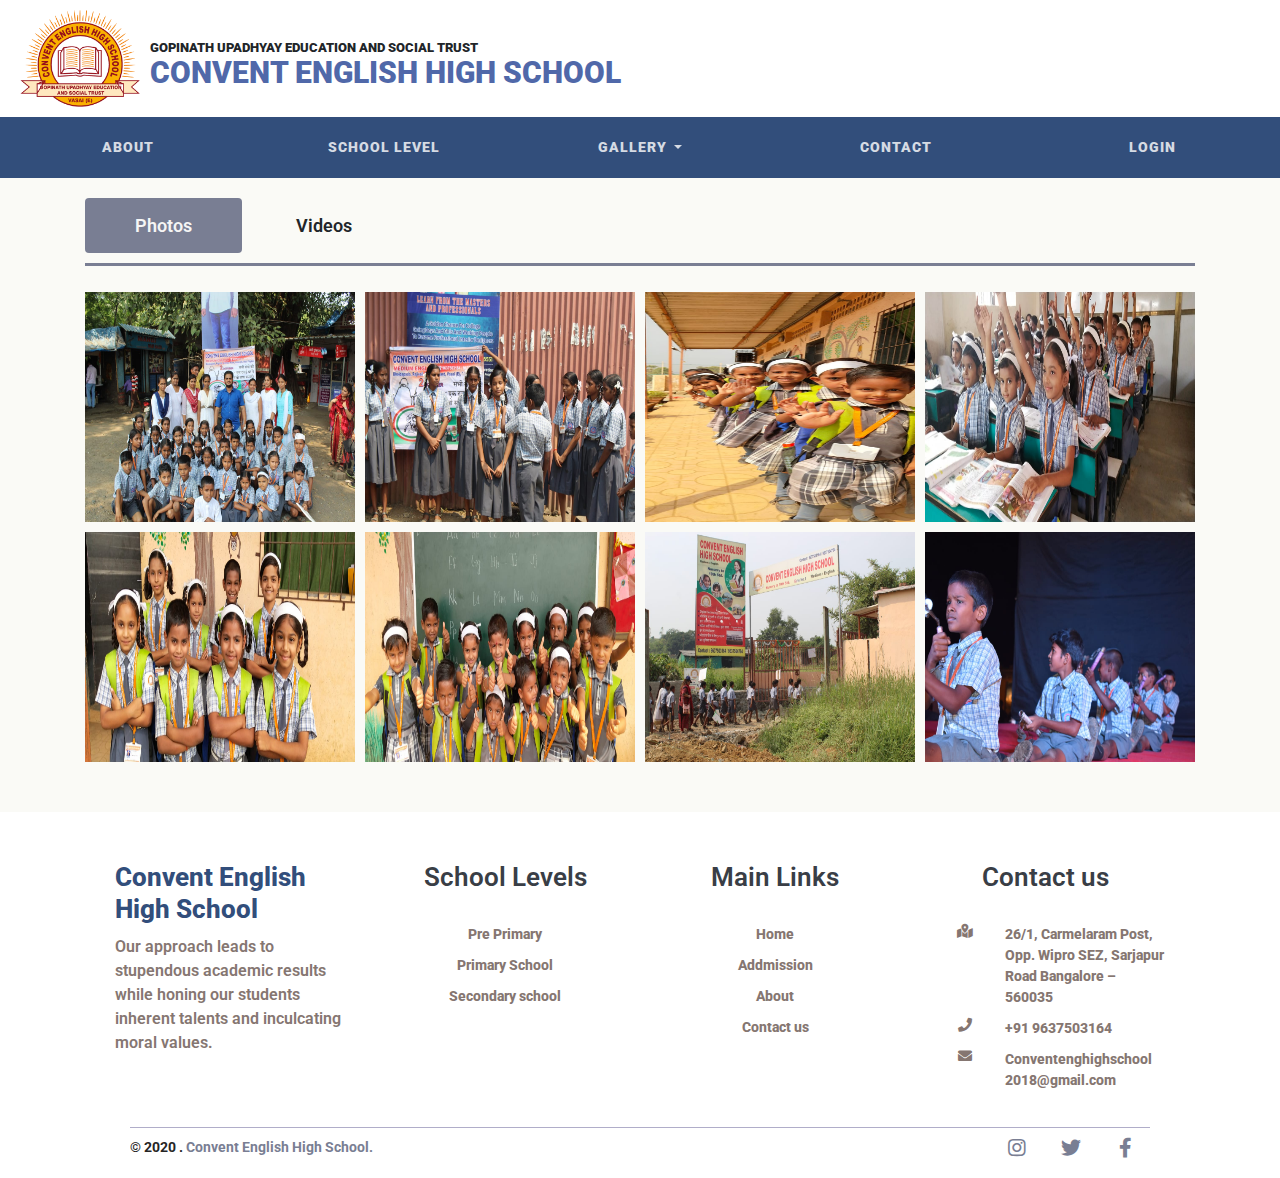
<file: gallery/annualday.html>
<!DOCTYPE html>
<html>
<head>
	<meta charset="utf-8">
    <meta name="viewport" content="width=device-width, initial-scale=1">
	<meta http-equiv="X-UA-Compatible" content="IE=edge">
	<title>Gallery</title>

	<link rel="stylesheet" href="../style.css">
	<link rel="stylesheet" type="text/css" href="gallery.css">
	
    <!-- Google Fonts -->
	<link href="https://fonts.googleapis.com/css2?family=Roboto:wght@400;500;700;900&display=swap" rel="stylesheet">

    <!-- Bootstrap --> 
	<link rel="stylesheet" href="https://maxcdn.bootstrapcdn.com/bootstrap/4.0.0/css/bootstrap.min.css">
    <!-- Fontawesome -->
    <link rel="stylesheet" href="https://cdnjs.cloudflare.com/ajax/libs/font-awesome/5.14.0/css/all.min.css"/>
    
    <!-- Magnific Popup css file -->
    <link rel="stylesheet" type="text/css" href="Magnific-Popup/dist/magnific-popup.css">

    
</head>
<body>

 <!-- ****************************  Navbar   **************************** -->

 <div class="logo">
    <a class="navbar-brand" href="../index.html"><img src="../image/logo1.png" alt="Convent English High School"></a>

    <div class="nav-title">
          <h4 data-aos="fade-up" data-aos-duration="600" data-aos-delay="300">Gopinath Upadhyay education and Social trust</h4>
          <h1 data-aos="fade-down" data-aos-duration="600" data-aos-delay="300">Convent English High School</h1>
    </div>
  </div>  



<nav class="navbar navbar-expand-lg">

          <button class="navbar-toggler" type="button" data-toggle="collapse" data-target="#navbarNavDropdown" aria-controls="navbarNavDropdown" aria-expanded="false" aria-label="Toggle navigation">
            <!-- <span class="navbar-toggler-icon"></span> -->
            <span class="navbar-toggler-awesome fa fa-bars"></span>
            <!-- <span class="navbar-toggler-awesome fa fa-times"></span> -->
          </button>

          <div class="collapse navbar-collapse" id="navbarNavDropdown">
            <ul class="navbar-nav">
              <li class="nav-item">
                <a class="nav-link" href="../about.html">About</a>
              </li>
              <li class="nav-item">
                <a class="nav-link" href="../school.html">School level</a>
              </li>
              <li class="nav-item dropdown">
                <a class="nav-link dropdown-toggle" href="#" id="navbarDropdown" role="button" data-toggle="dropdown" aria-haspopup="true" aria-expanded="false">
                  Gallery
                </a>
                <div class="dropdown-menu" aria-labelledby="navbarDropdown">
                  <a class="dropdown-item nav-link" href="gallery.html">Photos</a>
                  <a class="dropdown-item nav-link" href="gallery.html">Videos</a>
              </li>
              <li class="nav-item">
                <a class="nav-link" href="../contact.html">contact</a>
              </li>
              <li class="nav-item">
                <a class="nav-link" href="../login/login.php">Login</a>
              </li>
            </ul>
          </div> 
</nav>
<!-- **********************   Navbar End  ************************* -->

<main>

   <div class="container">

        <ul class="tabs">
            <li data-tab-target=".Photo-gallery" class="active tab">Photos</li>
            <li data-tab-target=".Video-gallery" class="tab">Videos</li>
        </ul>
         
        <div class="tab-content">
            
            <div class="Photo-gallery active" data-tab-content >
                <div class="gallery-container"></div>
            </div>

            <div class="Video-gallery" data-tab-content>
                <div class="gallery-content"></div>
            </div>
        
        </div>

   </div>

</main>

<!-- ******************  Footer   *********************-->

    <div class="footer">
      <div class="container">
            <div class="row">

                <div class="col-md-3 footer-main">
                    <div class="footer-col">
                        <h1>Convent English High School</h1>
                        <p>Our approach leads to stupendous academic results while honing our students inherent talents and inculcating moral values.</p>
                    </div>
                </div> <!-- end of col -->

                <div class="col-md-3">
                    <div class="footer-col mx-auto">
                        <h4>School Levels</h4>
                        <ul class="list-unstyled v-space-lg">
                            <li class="media">
                                <div class="media-body">
                                    Pre Primary
                                </div>
                            </li>
                            <li class="media">
                                <div class="media-body">
                                    Primary School
                                </div>
                            </li>
                            <li class="media">
                                <div class="media-body">
                                   Secondary school
                                </div>
                            </li>
                            <!-- <li class="media">
                                <div class="media-body">
                                    High School 
                                </div>
                            </li> -->
                        </ul>
                    </div>
                </div> <!-- end of col -->

                <div class="col-md-3">
                    <div class="footer-col mx-auto">
                        <h4>Main Links</h4>
                        <ul class="list-unstyled v-space-lg">
                            <li class="media">
                                <div class="media-body">
                                    Home
                                </div>
                            </li>
                            <li class="media">
                                <div class="media-body">
                                    Addmission
                                </div>
                            </li>
                            <li class="media">
                                <div class="media-body">
                                   About
                                </div>
                            </li>
                            <li class="media">
                                <div class="media-body">
                                    Contact us
                                </div>
                            </li>
                        </ul>
                    </div>
                </div> <!-- end of col -->

                <div class="col-md-3">

                    <div class="footer-col">
                        <h4 class="text-center">Contact us</h4>

                      <ul class="list-unstyled last-section text-left">
      
                              <li class="media">
                                <i class="fas fa-map-marked-alt"></i>
                               <div class="media-body text-left">
                                  26/1, Carmelaram Post, Opp. Wipro SEZ, Sarjapur Road Bangalore – 560035
                               </div>   
                              </li>   
                          
                              <li class="media">
                                <i class="fas fa-phone"></i>
                               <div class="media-body">
                                   +91 9637503164<br>
                                   <!-- +91 1234567865 -->
                                </div>                                   
                              </li>   
                          
                              <li class="media">
                                <i class="fas fa-envelope"></i>
                               <div class="media-body">
                    Conventenghighschool
                    2018@gmail.com
                               </div>   
                              </li>
                        </ul>     
                    </div> 
                </div> <!-- end of col -->
            </div> <!-- end of row -->

        <div class="copyright">
            <div class="container">
              <hr>
                <div class="row">
                    <div class="col-lg-12 copyright-container">
                      <p class="p-small text-center">© 2020 . <span>Convent English High School.</span></p>                       

                        <div class="social-icon">
                              <a href="#your-link">
                                  <i class="fab fa-instagram fa-stack"></i>
                              </a>
                              <a href="#your-link">
                                  <i class="fab fa-twitter fa-stack"></i>
                              </a>
                              <a href="#your-link">
                                  <i class="fab fa-facebook-f fa-stack"></i>
                              </a>
                          </div> 
                    </div> <!-- end of col -->
                </div> <!-- enf of row -->
            </div> <!-- end of container -->
        </div> <!-- end of copyright -->

       </div>
    </div> <!-- end of footer -->  


    <!-- *******************     end of footer  ***************************** -->


<script src="https://code.jquery.com/jquery-3.2.1.slim.min.js"></script>
<script src="https://cdnjs.cloudflare.com/ajax/libs/popper.js/1.12.9/umd/popper.min.js"></script>
<script src="https://maxcdn.bootstrapcdn.com/bootstrap/4.0.0/js/bootstrap.min.js"></script>

<script src="https://cdnjs.cloudflare.com/ajax/libs/jquery/3.5.1/jquery.min.js"></script>

<!-- Magnific-Popup script file -->
<script src="Magnific-Popup/dist/jquery.magnific-popup.js"></script>



<script src="gallery.js"></script>



<script>

$(document).ready(function(){

        fetch("photos.json")
        .then(response => response.json())
        .then(json=>{

             let output = ' ';

                    json.annualday.photos.map((photo,index)=>{ 
    
                        output +=`<a key="index" class="test-popup-link" href=${photo.image}>
                            <img src=${photo.image} class="img-fluid"></a>`
                        })

                    document.querySelector('.gallery-container').innerHTML = output;

                    // Full image view

                    $('.test-popup-link').magnificPopup({
                        type: 'image',
                        gallery:{
                            enabled:true
                        }
                    }); 



           //  video  loop
 
            let videos = ' ';

                json.annualday.videos.map((video,index)=>{ 

                    videos +=` <video controls>
                                 <source src=${video.video} type="video/mp4">
                               </video>`
                    
                   })

                document.querySelector('.gallery-content').innerHTML = videos;

    });

})


</script>

</body>
</html>
</file>
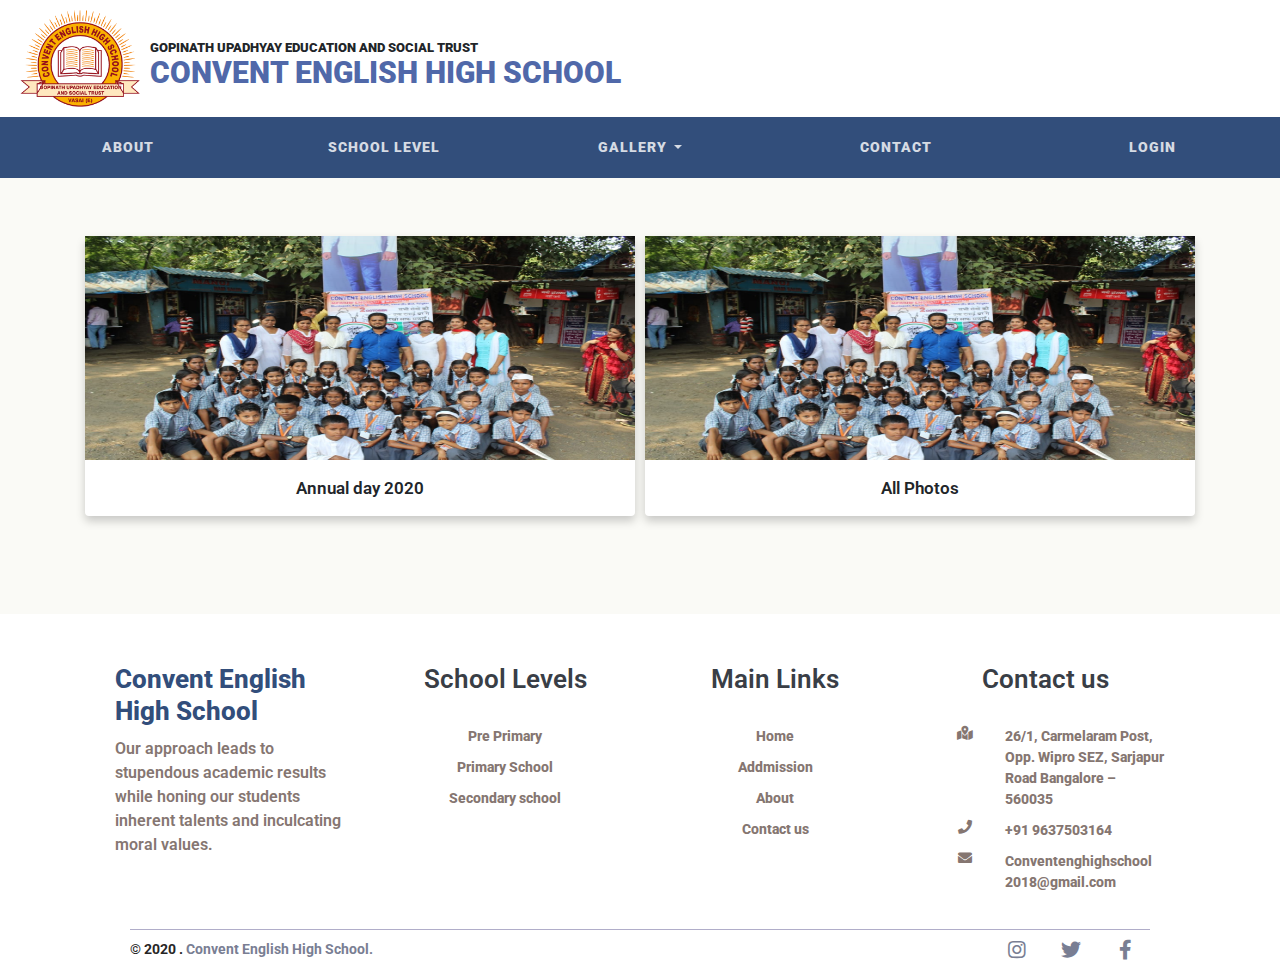
<file: gallery/gallery.html>
<!DOCTYPE html>
<html>
<head>
	<meta charset="utf-8">
    <meta name="viewport" content="width=device-width, initial-scale=1">
	<meta http-equiv="X-UA-Compatible" content="IE=edge">
	<title>Gallery</title>

	<link rel="stylesheet" href="../style.css">
	<link rel="stylesheet" type="text/css" href="gallery.css">
	
    <!-- Google Fonts -->
	<link href="https://fonts.googleapis.com/css2?family=Roboto:wght@400;500;700;900&display=swap" rel="stylesheet">

    <!-- Bootstrap --> 
	<link rel="stylesheet" href="https://maxcdn.bootstrapcdn.com/bootstrap/4.0.0/css/bootstrap.min.css">
    <!-- Fontawesome -->
    <link rel="stylesheet" href="https://cdnjs.cloudflare.com/ajax/libs/font-awesome/5.14.0/css/all.min.css"/>
    
    <!-- Magnific Popup css file -->
    <link rel="stylesheet" type="text/css" href="Magnific-Popup/dist/magnific-popup.css">

</head>
<body>
 <!-- ****************************  Navbar   **************************** -->

 <div class="logo">
    <a class="navbar-brand" href="../index.html"><img src="../image/logo1.png" alt="Convent English High School"></a>

    <div class="nav-title">
          <h4 data-aos="fade-up" data-aos-duration="600" data-aos-delay="300">Gopinath Upadhyay education and Social trust</h4>
          <h1 data-aos="fade-down" data-aos-duration="600" data-aos-delay="300">Convent English High School</h1>
    </div>
  </div>  



<nav class="navbar navbar-expand-lg">

          <button class="navbar-toggler" type="button" data-toggle="collapse" data-target="#navbarNavDropdown" aria-controls="navbarNavDropdown" aria-expanded="false" aria-label="Toggle navigation">
            <!-- <span class="navbar-toggler-icon"></span> -->
            <span class="navbar-toggler-awesome fa fa-bars"></span>
            <!-- <span class="navbar-toggler-awesome fa fa-times"></span> -->
          </button>

          <div class="collapse navbar-collapse" id="navbarNavDropdown">
            <ul class="navbar-nav">
              <li class="nav-item">
                <a class="nav-link" href="../about.html">About</a>
              </li>
              <li class="nav-item">
                <a class="nav-link" href="../school.html">School level</a>
              </li>
              <li class="nav-item dropdown">
                <a class="nav-link dropdown-toggle" href="#" id="navbarDropdown" role="button" data-toggle="dropdown" aria-haspopup="true" aria-expanded="false">
                  Gallery
                </a>
                <div class="dropdown-menu" aria-labelledby="navbarDropdown">
                  <a class="dropdown-item nav-link" href="gallery.html">Photos</a>
                  <a class="dropdown-item nav-link" href="gallery.html">Videos</a>
              </li>
              <li class="nav-item">
                <a class="nav-link" href="../contact.html">contact</a>
              </li>
              <li class="nav-item">
                <a class="nav-link" href="../login/login.php">Login</a>
              </li>
            </ul>
          </div> 
</nav>
<!-- **********************   Navbar End  ************************* -->

<main>
   <div class="container py-5">

       <div class="grid">
        <div class="block">
          <div class="img-container">
           <a href="annualday.html">
              <img src="image/p1.jpg">
           </a>
          </div>
            <h4 class="text-title">Annual day 2020</h4>
        </div>
   
        <div class="block">
          <div class="img-container">
           <a href="photo.html">
              <img src="image/p1.jpg">
           </a>
          </div>
            <h4 class="text-title">All Photos</h4>
        </div>
   
      </div>
   </div>
</main>


<!-- ******************  Footer   *********************-->

    <div class="footer">
      <div class="container">
            <div class="row">

                <div class="col-md-3 footer-main">
                    <div class="footer-col">
                        <h1>Convent English High School</h1>
                        <p>Our approach leads to stupendous academic results while honing our students inherent talents and inculcating moral values.</p>
                    </div>
                </div> <!-- end of col -->

                <div class="col-md-3">
                    <div class="footer-col mx-auto">
                        <h4>School Levels</h4>
                        <ul class="list-unstyled v-space-lg">
                            <li class="media">
                                <div class="media-body">
                                    Pre Primary
                                </div>
                            </li>
                            <li class="media">
                                <div class="media-body">
                                    Primary School
                                </div>
                            </li>
                            <li class="media">
                                <div class="media-body">
                                   Secondary school
                                </div>
                            </li>
                            <!-- <li class="media">
                                <div class="media-body">
                                    High School 
                                </div>
                            </li> -->
                        </ul>
                    </div>
                </div> <!-- end of col -->

                <div class="col-md-3">
                    <div class="footer-col mx-auto">
                        <h4>Main Links</h4>
                        <ul class="list-unstyled v-space-lg">
                            <li class="media">
                                <div class="media-body">
                                    Home
                                </div>
                            </li>
                            <li class="media">
                                <div class="media-body">
                                    Addmission
                                </div>
                            </li>
                            <li class="media">
                                <div class="media-body">
                                   About
                                </div>
                            </li>
                            <li class="media">
                                <div class="media-body">
                                    Contact us
                                </div>
                            </li>
                        </ul>
                    </div>
                </div> <!-- end of col -->

                <div class="col-md-3">

                    <div class="footer-col">
                        <h4 class="text-center">Contact us</h4>

                      <ul class="list-unstyled last-section text-left">
      
                              <li class="media">
                                <i class="fas fa-map-marked-alt"></i>
                               <div class="media-body text-left">
                                  26/1, Carmelaram Post, Opp. Wipro SEZ, Sarjapur Road Bangalore – 560035
                               </div>   
                              </li>   
                          
                              <li class="media">
                                <i class="fas fa-phone"></i>
                               <div class="media-body">
                                   +91 9637503164<br>
                                   <!-- +91 1234567865 -->
                                </div>                                   
                              </li>   
                          
                              <li class="media">
                                <i class="fas fa-envelope"></i>
                               <div class="media-body">
                    Conventenghighschool
                    2018@gmail.com
                               </div>   
                              </li>
                        </ul>     
                    </div> 
                </div> <!-- end of col -->
            </div> <!-- end of row -->

        <div class="copyright">
            <div class="container">
              <hr>
                <div class="row">
                    <div class="col-lg-12 copyright-container">
                      <p class="p-small text-center">© 2020 . <span>Convent English High School.</span></p>                       

                        <div class="social-icon">
                              <a href="#your-link">
                                  <i class="fab fa-instagram fa-stack"></i>
                              </a>
                              <a href="#your-link">
                                  <i class="fab fa-twitter fa-stack"></i>
                              </a>
                              <a href="#your-link">
                                  <i class="fab fa-facebook-f fa-stack"></i>
                              </a>
                          </div> 
                    </div> <!-- end of col -->
                </div> <!-- enf of row -->
            </div> <!-- end of container -->
        </div> <!-- end of copyright -->

       </div>
    </div> <!-- end of footer -->  


    <!-- *******************     end of footer  ***************************** -->


<script src="https://code.jquery.com/jquery-3.2.1.slim.min.js"></script>
<script src="https://cdnjs.cloudflare.com/ajax/libs/popper.js/1.12.9/umd/popper.min.js"></script>
<script src="https://maxcdn.bootstrapcdn.com/bootstrap/4.0.0/js/bootstrap.min.js"></script>

<!-- Magnific-Popup script file -->
<script src="Magnific-Popup/dist/jquery.magnific-popup.js"></script>


</body>
</html>
</file>
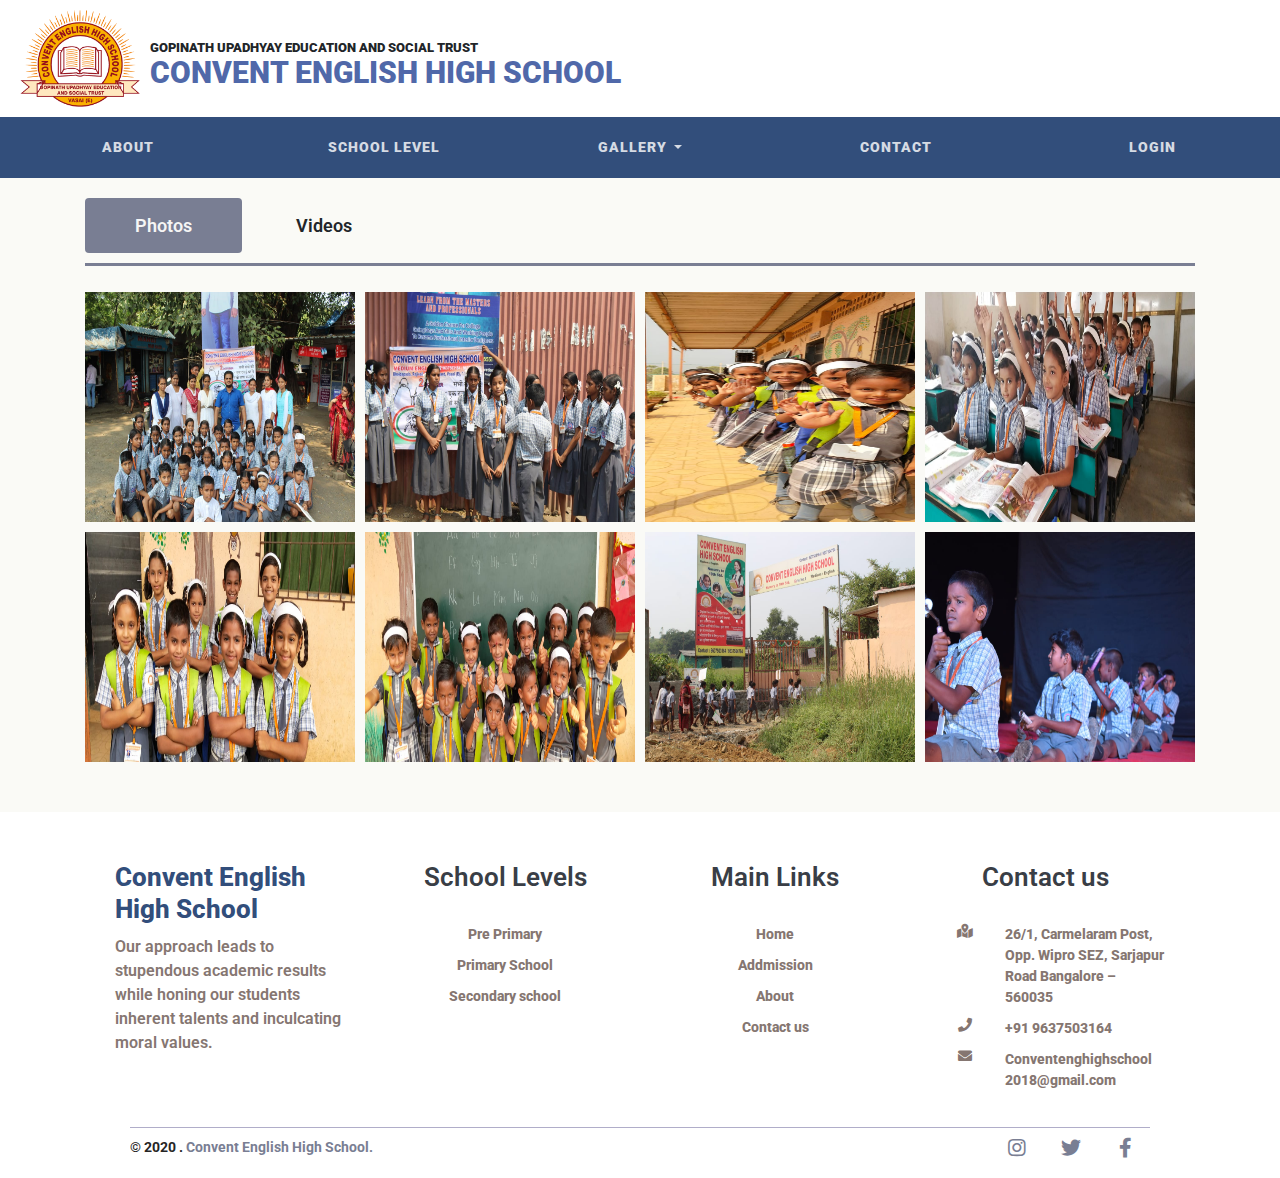
<file: gallery/photo.html>
<!DOCTYPE html>
<html>
<head>
	<meta charset="utf-8">
    <meta name="viewport" content="width=device-width, initial-scale=1">
	<meta http-equiv="X-UA-Compatible" content="IE=edge">
	<title>Gallery</title>

	<link rel="stylesheet" href="../style.css">
	<link rel="stylesheet" type="text/css" href="gallery.css">
	
    <!-- Google Fonts -->
	<link href="https://fonts.googleapis.com/css2?family=Roboto:wght@400;500;700;900&display=swap" rel="stylesheet">

	<!-- Swiper -->
    <link rel="stylesheet" href="https://unpkg.com/swiper/swiper-bundle.min.css">
    <!-- Bootstrap --> 
	<link rel="stylesheet" href="https://maxcdn.bootstrapcdn.com/bootstrap/4.0.0/css/bootstrap.min.css">
    <!-- Fontawesome -->
	<link rel="stylesheet" href="https://cdnjs.cloudflare.com/ajax/libs/font-awesome/5.14.0/css/all.min.css"/>
	
</head>
<body>

 <!-- ****************************  Navbar   **************************** -->

 <div class="logo">
    <a class="navbar-brand" href="../index.html"><img src="../image/logo1.png" alt="Convent English High School"></a>

    <div class="nav-title">
          <h4 data-aos="fade-up" data-aos-duration="600" data-aos-delay="300">Gopinath Upadhyay education and Social trust</h4>
          <h1 data-aos="fade-down" data-aos-duration="600" data-aos-delay="300">Convent English High School</h1>
    </div>
  </div>  



<nav class="navbar navbar-expand-lg">

          <button class="navbar-toggler" type="button" data-toggle="collapse" data-target="#navbarNavDropdown" aria-controls="navbarNavDropdown" aria-expanded="false" aria-label="Toggle navigation">
            <!-- <span class="navbar-toggler-icon"></span> -->
            <span class="navbar-toggler-awesome fa fa-bars"></span>
            <!-- <span class="navbar-toggler-awesome fa fa-times"></span> -->
          </button>

          <div class="collapse navbar-collapse" id="navbarNavDropdown">
            <ul class="navbar-nav">
              <li class="nav-item">
                <a class="nav-link" href="../about.html">About</a>
              </li>
              <li class="nav-item">
                <a class="nav-link" href="../school.html">School level</a>
              </li>
              <li class="nav-item dropdown">
                <a class="nav-link dropdown-toggle" href="#" id="navbarDropdown" role="button" data-toggle="dropdown" aria-haspopup="true" aria-expanded="false">
                  Gallery
                </a>
                <div class="dropdown-menu" aria-labelledby="navbarDropdown">
                  <a class="dropdown-item nav-link" href="gallery.html">Photos</a>
                  <a class="dropdown-item nav-link" href="gallery.html">Videos</a>
              </li>
              <li class="nav-item">
                <a class="nav-link" href="../contact.html">contact</a>
              </li>
              <li class="nav-item">
                <a class="nav-link" href="../login/login.php">Login</a>
              </li>
            </ul>
          </div> 
</nav>
<!-- **********************   Navbar End  ************************* -->

<main>
    <div class="container">

        <ul class="tabs">
            <li data-tab-target=".Photo-gallery" class="active tab">Photos</li>
            <li data-tab-target=".Video-gallery" class="tab">Videos</li>
        </ul>
         
        <div class="tab-content">
            
            <div class="Photo-gallery active" data-tab-content >
                <div class="gallery-container"></div>
            </div>

            <div class="Video-gallery" data-tab-content>
                <div class="gallery-content"></div>
            </div>
        
        </div>

   </div>
</main>

<!-- ******************  Footer   *********************-->

    <div class="footer">
      <div class="container">
            <div class="row">

                <div class="col-md-3 footer-main">
                    <div class="footer-col">
                        <h1>Convent English High School</h1>
                        <p>Our approach leads to stupendous academic results while honing our students inherent talents and inculcating moral values.</p>
                    </div>
                </div> <!-- end of col -->

                <div class="col-md-3">
                    <div class="footer-col mx-auto">
                        <h4>School Levels</h4>
                        <ul class="list-unstyled v-space-lg">
                            <li class="media">
                                <div class="media-body">
                                    Pre Primary
                                </div>
                            </li>
                            <li class="media">
                                <div class="media-body">
                                    Primary School
                                </div>
                            </li>
                            <li class="media">
                                <div class="media-body">
                                   Secondary school
                                </div>
                            </li>
                            <!-- <li class="media">
                                <div class="media-body">
                                    High School 
                                </div>
                            </li> -->
                        </ul>
                    </div>
                </div> <!-- end of col -->

                <div class="col-md-3">
                    <div class="footer-col mx-auto">
                        <h4>Main Links</h4>
                        <ul class="list-unstyled v-space-lg">
                            <li class="media">
                                <div class="media-body">
                                    Home
                                </div>
                            </li>
                            <li class="media">
                                <div class="media-body">
                                    Addmission
                                </div>
                            </li>
                            <li class="media">
                                <div class="media-body">
                                   About
                                </div>
                            </li>
                            <li class="media">
                                <div class="media-body">
                                    Contact us
                                </div>
                            </li>
                        </ul>
                    </div>
                </div> <!-- end of col -->

                <div class="col-md-3">

                    <div class="footer-col">
                        <h4 class="text-center">Contact us</h4>

                      <ul class="list-unstyled last-section text-left">
      
                              <li class="media">
                                <i class="fas fa-map-marked-alt"></i>
                               <div class="media-body text-left">
                                  26/1, Carmelaram Post, Opp. Wipro SEZ, Sarjapur Road Bangalore – 560035
                               </div>   
                              </li>   
                          
                              <li class="media">
                                <i class="fas fa-phone"></i>
                               <div class="media-body">
                                   +91 9637503164<br>
                                   <!-- +91 1234567865 -->
                                </div>                                   
                              </li>   
                          
                              <li class="media">
                                <i class="fas fa-envelope"></i>
                               <div class="media-body">
                    Conventenghighschool
                    2018@gmail.com
                               </div>   
                              </li>
                        </ul>     
                    </div> 
                </div> <!-- end of col -->
            </div> <!-- end of row -->

        <div class="copyright">
            <div class="container">
              <hr>
                <div class="row">
                    <div class="col-lg-12 copyright-container">
                      <p class="p-small text-center">© 2020 . <span>Convent English High School.</span></p>                       

                        <div class="social-icon">
                              <a href="#your-link">
                                  <i class="fab fa-instagram fa-stack"></i>
                              </a>
                              <a href="#your-link">
                                  <i class="fab fa-twitter fa-stack"></i>
                              </a>
                              <a href="#your-link">
                                  <i class="fab fa-facebook-f fa-stack"></i>
                              </a>
                          </div> 
                    </div> <!-- end of col -->
                </div> <!-- enf of row -->
            </div> <!-- end of container -->
        </div> <!-- end of copyright -->

       </div>
    </div> <!-- end of footer -->  


    <!-- *******************     end of footer  ***************************** -->


<script src="https://code.jquery.com/jquery-3.2.1.slim.min.js"></script>
<script src="https://cdnjs.cloudflare.com/ajax/libs/popper.js/1.12.9/umd/popper.min.js"></script>
<script src="https://maxcdn.bootstrapcdn.com/bootstrap/4.0.0/js/bootstrap.min.js"></script>

<script src="gallery.js"></script>

<script>

    $(document).ready(function(){
    
            fetch("photos.json")
            .then(response => response.json())
            .then(json=>{
    
                let output = ' ';
    
            json.photos.map((photo,index)=>{ 
    
                
                output +=`<a key="index" class="test-popup-link" href=${photo.image}>
                    <img src=${photo.image} class="img-fluid"></a>`
                })
    
            document.querySelector('.gallery-container').innerHTML = output;
    
            // Full image view
            
            $('.test-popup-link').magnificPopup({
                type: 'image',
                gallery:{
                    enabled:true
                }
                });
    
            });
    
    })
    </script>

</body>
</html>
</file>
<file: style.css>
*{
    margin: 0;
    padding: 0;
    box-sizing: border-box!important;
    font-family: 'Roboto',   sans-serif;
}

html{
    scroll-behavior: smooth;
    overflow-x: hidden;
}

body{
    overflow-x: hidden;
}



/* **************   Universal Elements   ******************** */

a:hover{
    text-decoration: none!important;
}


.btn-all{
    margin:20px 0;
    padding: 15px 50px!important;
    background:#ffa010;
    background: linear-gradient(to right, rgb(252, 74, 26), rgb(247, 183, 51));
    background:#497285;
    background:#86a6df;
    color: white;
    font-weight: 900!important;
    border-radius: 40px!important;
    font-size: 18px!important;
    transition:.3s!important;
    letter-spacing: 1px;
    position: relative;
    background-clip: padding-box;
}

.btn-all:before{
    position: absolute;
    top: -4px;
    left: -4px;
    bottom: -4px;   
    right: -4px;
    background:#ffa010;
    background: linear-gradient(to right, rgb(252, 74, 26), rgb(247, 183, 51));
    background:#497285;
    background:#86a6df;
    content: "";
    z-index: -1;
    border-radius: 40px;
}

.btn-all:hover{
    color:#ffa010;
    color:#497285;
    color: #86a6df;
    background: white;
    background-clip: padding-box;
}


.title{
    font-size: 38px;
    font-weight: 800;
    color:#797E93;
    color:#497285;
    color: #324e7b;
}

.para{
    font-size: 18px;
    font-weight: 500;
    color: #857671;
}


.btn-next{
    margin-right: 20px;
    padding:14px 36px;
    color: black;
    font-size: 16px;
    font-weight: 800;
    letter-spacing: 1px;
    text-transform: uppercase;
    position: relative;
}

.btn-next:before{
    content: '';
    position: absolute;
    top:0;
    left:0;
    width: 30%;
    height: 100%;
    display: inline-block;
    background: linear-gradient(to right, rgb(252, 74, 26), rgb(247, 183, 51));
    z-index:-1;   
    border-radius: 50%;
    transition:.3s;
}

.btn-next:hover{
    color: whitesmoke;
    opacity: .8;
}

.btn-next:hover:before{
    width:100%;
    border-radius: 50px;
}

.btn-next i{
    margin-left: 6px;
    transition: .5s;
}
.btn-next:hover i{
    transform: rotate(90deg);
}


.orange{
    position: absolute;
    border-radius: 50%;
    background: linear-gradient(to right, rgb(252, 74, 26), rgb(247, 183, 51));
    opacity: .7;
    z-index: -5;    
}

.blue{
    position: absolute; 
    border-radius: 50%;
    background: linear-gradient(to right, rgb(28, 146, 210), rgb(242, 252, 254));
    z-index: -5;
}

.green{
    position: absolute;
    border-radius: 50%;
    background: linear-gradient(to right, rgb(168, 255, 120), rgb(120, 255, 214));
    opacity: .9;   
    z-index: -2;
}



/* *********************   Navbar     *************************** */

.navbar{
    width: 100%;
    margin: 0!important;
    padding:0!important;
    /* background:#797E93!important; */
    background:#324e7b;
}


/* ********  Logo   ******** */

.logo{
  margin-left:20px;
  padding:5px 0;  
  display: flex;
  align-items: center;
}

.navbar-brand{
   margin:0!important;
}

.navbar-brand img{
    width: 100%;
    max-width: 120px;
    height: auto;
}

.nav-title{
    margin-top:14px;
	margin-left: 10px;
}

 .nav-title h1{
    /* text-align: center; */
    margin:0 auto;
	font-size: 30px;
	font-weight: 900;
    color: #497285;
    color:#324e7b;
    color:#5068a9;
	font-family: 'Roboto', serif;
	text-transform: uppercase;
}

.nav-title h4{
    /* max-width: 300px; */
    margin:0 auto;
	font-size: 13px;
    font-weight: 900;
	text-transform: uppercase;
}

/* ******** Logo End  ********* */

.navbar .navbar-nav{
	width: 100%;
	display: grid;
	grid-template-columns: 1fr 1fr 1fr 1fr 1fr;
    list-style:none;
    text-align:center;
    /* background:#324e7b; */
}


.navbar .nav-link{
	padding:20px 0!important;
    font-size: 14px;
    font-weight: 900;
    text-transform: uppercase;
    transition: .4s;
    letter-spacing: 1px;
    color:white;
    opacity: .8;
}

.navbar .nav-link:hover{
	color:#86a6df!important;
}


.dropdown-item{
    text-align: center!important;
    background:#5068a9!important;
    border:none!important;
}

.dropdown-menu{
  width: 100%;
  margin: 0!important;
  padding: 0!important;
  border-radius: 0!important;
  background-color:#5068a9!important;
}


/* ************  Header  ****************** */


.header{
    background: linear-gradient(rgba(0, 0, 0, .5),rgba(0, 0, 0, .7)),url('image/cover.jpg') no-repeat;
    background-size: cover;
    background-position: center;
    width: 100%;
    height: 80vh;
    display: flex;
    align-items: center;
}

.header-content{
    max-width: 500px;
    height: auto;
}


.header-content h1{
    font-size: 42px;
    color: whitesmoke;
    font-weight: 700;
    letter-spacing: 1px;
}

/* ***************   Header End  **************** */


/* **************  About start   **************** */

.about{
    padding: 50px 0;
    width: 100%;
    height: 90vh;
    display: flex;
    justify-content: center;
    align-items: center;
}

.about .title{
    margin-bottom: 20px;
}

.about img{
    border-radius: 20px;
}
.img-container{
    width: 100%;
    height: 100%;
}

.pic1{
    position: relative;
  width: 350px;
  height: 250px;
  position: relative;
   margin: auto;
  position: absolute;
  top: -20%; left: 30%; bottom: 0; right: 0;
}


.pic2{
  width: 150px;
  height: 150px;
  position: absolute;
  top: 120px;
  left: 80px;
  z-index: -2;
}

.pic3{
  width: 220px;
  height: 120px;
  position: absolute;
  bottom: 100px;
  right: 50px;
}

.img-container .orange{
    width: 140px;
    height: 140px;
    bottom:40px;
    left: 230px;
}

.img-container .green{
    top:-30px;
    right: -90px;
    width: 200px;
    height: 200px;
}

.img-container .blue{
    top:180px;
    left: 20px;
    width: 120px;
    height: 120px;
}



/* **************  Schools Levels   **************** */

.school-level{
    padding: 80px 0;
    position: relative;
}

.school-level .content{
    margin-bottom: 50px;
    display: flex;
    justify-content: space-between;
}

.school-level .title{
    margin-bottom: 0px;
    text-transform: capitalize;
    font-size: 40px;
}


/* **********  Block   ********** */

 .school-level .block-content{
    display: grid;
    grid-template-columns: repeat(auto-fit,minmax(250px,1fr));
    grid-column-gap: 20px;  
    grid-row-gap: 10px;  
}

 .school-level .block{
    width:100%;
    height: 320px;
    background-color:white;
    box-shadow:none;
    border-radius: 6px!important;
    transition: .4s;
}

.school-level .block:hover{
    box-shadow: 0 5px 15px rgba(0,0,0,.7);
}

 .school-level .block .img-container{
    width: 100%;
    height: auto;
    text-align: center;
    overflow: hidden;
}

 .school-level .block .img-container img{
    width: 100%;
    height: 200px;
    transition: .5s;
    border-top-left-radius: 6px;
    border-top-right-radius: 6px;
}

.school-level .block:hover img{
    transform: scale(1.3);
}

 .school-level .block-info{
    width:100%;
    padding: 20px 20px;
    text-align: center;
}

 .school-level .block-info h5{
    font-size: 20px;
    font-weight: 800;
    text-transform: capitalize;
    color:#37373c;
    font-weight: 900;
}

  .school-level .block-info p{
    font-size: 14px;
     text-transform: capitalize;
     color: #3b485a;
     color: #857671;
     font-weight: 600;
 }


 /* *******************   Principal   ******************* */

  .principal{
      padding:100px 0;
      background:#797E93;
      background:#5068a9;
      position: relative;
  }

.principal .person{
    width: 100%;
    height: 400px;
    border-radius: 20px;
    position: relative;
}

.principal .principal-content{
    padding:10px 55px;
    position: absolute;
    bottom:0;
}

.principal .principal-content .name{
    font-size: 24px;
    font-weight: 700;
    margin-bottom: 0;
    color: #efecec;
    color: #243d44;
}
.principal .principal-content .desg{
    font-size: 18px;
    font-weight: 600;
    color: #efecec;
    margin-bottom: 0;
    color: #243d44;
}

.principal .quote{
    width: 60px;
    margin-bottom: 20px;
}

.principal .para{
    font-size: 20px;
    font-weight: 500;
    color: #efecec;
}


.principal .blue:nth-child(2){
    width: 100px;
    height: 100px;
    right:150px;
    bottom:100px;
    z-index: 1;
    opacity: .1;
}

.principal .blue:nth-child(3){
    width: 100px;
    height: 100px;
    right:40%;
    top:0px;
    z-index: 1;
    opacity:.1;
}

.principal .green{
    width: 100px;
    height: 100px;
    left:0px;
    top:100px;
    z-index: 1;
    opacity: .1;
}
 


 /* *****************  Infrastructure start   ******************** */
  
 .infrastructure{
     display: none;
    padding: 80px 0;
 }

 .infrastructure .para{
    margin: 0 auto;
    max-width: 700px;
 }

 .swiper-container{
      width: 100%;
      height: 420px;
}

 .swiper-slide {
      text-align: center;
      font-size: 18px;
 }

.swiper-pagination{
    bottom: 0px!important;
 }
 
 .swiper-pagination-bullet{
    width: 12px!important;
    height: 12px!important;
    font-size: 20px;
    background: #4fc1e9!important;
}

 .infrastructure .block{
    margin: 0 auto;
    width: 90%;
    height:300px!important;
    border-radius: 0px;
    box-shadow: none;
    position: relative;
 }

.infrastructure .block .img-container{
    width: 100%;
    height: 100%;
    padding: 0;
}

 .infrastructure .block .img-container img{
    width: 100%;
    height: 100%;
}

.infrastructure .block-info{
    width: 90%;
    margin: 0 auto;
    padding: 10px 20px;
    background: white!important;
    box-shadow: 0 5px 10px rgba(0,0,0,.3); 
    position: absolute;
    bottom: -70px;  
    left: 50%;
    transform: translateX(-50%);
}


 .infrastructure .block-info h5{
    text-align: center;
    font-size: 22px;
    font-weight: bold;
    font-weight: 800;
    text-transform: capitalize;
}
 .infrastructure .block-info p{
    text-align: left;
    font-size: 16px;
    font-weight: 800;
    color: #5d5d5a;
    text-transform: capitalize;
}


 /* ***************  Infrastructure end  ****************** */



/* ******************  Testimonial start  ************************ */

.testimonial{
    padding: 50px 80px;
    height: 100vh;
}

.testimonial .col-lg-6,
.testimonial .col-lg-4{
    padding: 0!important;
}


.testimonial .title{
    max-width: 320px;
}

.testimonial .content{
    margin-left: 30px;
}

.quote-large{
    width: 150px;
    margin-bottom: 40px;
    margin-top: 80px;
}


.block-content{ 
    position: relative;
}

 .block{
    margin: 0 auto;
    width:360px;
    height: 280px;
    background-color:white;
    border-radius: 20px;
    box-shadow: 0 5px 15px rgba(0,0,0,.7);
    position: relative;
}

.block-grid{
    width: 100%;
    height: 100%;
    display: grid;
    grid-template-columns:1fr 2fr;
}

/* Image */
 .block .person-img{
    width: 100px;
    height: 100px;
    border-radius: 100%;
    position: absolute;
    top: -50px;
    left: 40px;
 }

/* Image */
.block .quote-img{
    width: 100%;
    max-width: 70px;
    height: auto;
    position: absolute;
    bottom: 70px;
    left: 40px;
 }

.block-info{
    padding:40px 10px;
    overflow-y: hidden;
}

.block-info h2{
    font-size: 17px;
    font-weight: 700;
    margin-bottom: 30px;
    color: #857671;
}

.block-info h3{
    font-size: 19px;
    font-weight: 900;
    margin-bottom: 5px;
    color:#324e7b;
}

.block-info h4{
    font-size: 15px;
    font-weight: 800;
    color:#403f3f;
}

.block-top{
    margin-left: 150px;
    margin-bottom: 20px;
}

.block-down{
    position: absolute;
    top: 120%;
    left: 0%;
}

.test-right{
    position: relative;
}

.test-right .green{
    width: 300px;
    height: 300px;
    position: absolute;
    right: -90px;
    bottom: -420px;
}

.test-right .orange{
    width: 220px;
    height: 220px;
    top:-100px;
    right: 130px;
    bottom: 20px;
}

.test-right .blue{
    width: 350px;
    height: 350px;
    left: 130px;
    bottom: -200px;
}






/* ******************  Contact start  ******************** */

.contact{
    padding: 100px 0 50px;
    width: 100%;
    background:#797E93;
    background:#5068a9;
    position: relative;
}

.contact img{
    width: 100%;
    height: 350px;
    border-radius: 20px;
    position: relative;
}

.contact .title{
    font-weight: 800;
    color: #efecec;
}

.contact .sub-title{
    margin-top: 20px;
    font-size: 23px;
    font-weight: 700;
    color: #efecec;
    opacity: .9;
}
.contact a{
    margin-top: 30px;
}

.contact h4{
    margin-top: 30px;
    font-weight: 800;
    color: #efecec;
}
.contact p{
    margin-top: 10px;
    font-weight: 500;
    color: #efecec;
    opacity: .8;
}


.contact .blue:nth-child(2){
    width: 150px;
    height: 150px;
    left: 40px;
    bottom: 130px;
    opacity: .1;
    z-index: 1;
}

.contact .blue:nth-child(3){
    width: 150px;
    height: 150px;
    left: 70%;
    top: 10px;
    opacity: .1;
    z-index: 1;
}



/* ****************  Footer section  *********************** */


.footer{
    padding:50px 100px;
    padding-bottom: 10px;
}

.footer-col h1{
    color:#797E93;
    color:#497285;
    color: #324e7b;
    font-weight: 800;
    font-size:26px;
    margin-bottom: 10px;
}

.footer-col h4{
    text-align: center;
    color: #393e46;
    font-weight: 600;
    font-size: 26px;
    margin-bottom: 20px;
}

.footer-col p{
    /* max-width:380px; */
    color: #3b485a;
    color: #857671;
    font-weight: 600;
    font-size: 16px;
    margin-bottom: 18px;
}

.footer-col ul{
    margin-top: 30px;
    text-align: center;
}

.footer-col ul li {
    color: #393e46;
    color: #857671;
    margin: 10px 0;
    font-size: 14px;
    font-weight: 800;
    transition: .2s;
    cursor: pointer;
}

.footer-col ul li:hover{
    color: #e2ded3;
}

.footer .copyright{
    margin-top: 20px;
}

.copyright-container{
    display: flex;
    justify-content: space-between;
    align-items: center;
}

.footer .copyright p{
    margin:0;
    font-size: 14px!important;
    font-weight: 700;
    color: #262525;
}

.footer .copyright span{
    color:#797E93;
}

hr{
    width: 100%;
    background: #c4c1e0;
    margin: 0!important;
}


.last-section .media{
    display: grid;
    grid-template-columns: 1fr 2fr;
}

.last-section .media i{
    text-align: center;
}

.fa-stack{
    text-align: center;
   color:#797E93;
    font-size: 20px;
    transition: .3s;
}
.fa-stack:hover{
    opacity: .5;
}












/* ****************************************   School Page  *********************************************** */

.school-section{
    padding:80px 0 40px;
    background:#f7f9fe;
}

.school-section .row{
    margin-bottom:80px;
    border:2px solid whitesmoke;
    border-radius: 40px;
    overflow: hidden;
}

.school-section .col-lg-6{
    padding:0!important;
}

.school-section .header1{
    width: 100%;
    height: 12vh;
    display: flex;
    align-items: center;
}

.school-section .pre-primary{
    background: #00adee;
}

.school-section .primary{
    background: #a5cd39;
}

.school-section .secondary{
    background: #f6921e;
}

.school-section .high{
    background: #005aa9;
}

.school-section .header1 h1{
    margin:0;
    color: whitesmoke;
    padding:20px 40px;
    font-size: 34px;
    font-weight: 700;
}

.school-section .header2{
    background: #ffffff;
    width: 100%;
    height: 9vh;
    display: flex;
    justify-content: space-around;
    align-items: center;
    border-bottom: 1px solid #e2ded3;
}

.school-section .header2 h2,
.school-section .header2 h4{
    font-size: 19px;
    font-weight: 600;
}

.school-section .para{
    margin:0;
    padding:20px 30px;
    font-size:18px;
    color:#857671;
    font-weight: 500;
    background: white;
    width: 100%;
}

.school-section img{
    width: 100%;
    height: 100%;
}












/* ****************************************   Contact page   ************************************************* */

.contact-page{
    background: transparent;
    padding-bottom:0px;
}

.contact-page .col-lg-6{
    padding:0;
    background:#5068a9;
}

.contact-page .content{
    padding: 30px 50px;
}

.contact-page .content h1{
    padding: 10px 0 20px;
    font-size: 38px;
    font-weight: 600;
    color: whitesmoke;
}

.contact-page .content h2{
    font-size: 17px;
    font-weight: 500;
    margin-bottom: 18px;
    color: whitesmoke;
}

.contact-page .content i{
    font-size: 22px;
    margin-bottom: 18px;
    color: #364f6b;
    color:#86a6df;
}

.contact-page .img-container{
    margin: 10px 0;
    width: 100%;
    text-align: center;
}
.contact-page img{
    width: 100%;
    max-width: 400px;
    height: auto;
}


/* ***********  Form details  *********** */

.contact-form .title{
    margin:0px auto;
    margin-bottom: 50px;
	max-width: 500px;
    font-size: 48px;
    letter-spacing: 1px;
    font-weight: 700;
    /* color: #40514e; */
    color: #efecec;
}

.contact-form{
    margin-top: 50px;
    padding:50px 0;
    background:#5068a9;
}

form .form-group{
    position: relative;
    text-align:center;
}

form .form-group input,
form .form-group textarea,  
form .form-group select{ 
    margin:3px 0;
    width: 90%;
    max-width: 500px;
    padding:15px 20px;
    border-radius: 4px;
    border:none;
    position: relative;
    background: #c5e3f6!important;
    font-weight: 500;
    color:#5d5d5a;
    transition:.5s;
}

form .form-group input::placeholder,
form .form-group textarea::placeholder{
    color: #5d5d5a;
    font-weight: 700;
    transition:.3s;
}

form .btn-main{
    margin:20px 0 0 0;
    border: 3px solid #ffa010;
    width: 200px;
    padding:14px 0;
    border-radius: 30px;
    color: white;
    font-size: 16px;
    font-weight: 900;
    outline: none;
    transition: .4s;
    background:#ffa010;
}

form .form-group button:hover{
    background:transparent;
    color:whitesmoke;
    opacity: .9;
    border: 3px solid whitesmoke;
}

form .form-group input:focus,
form .form-group textarea:focus,
form .form-group select:focus{
    box-shadow: 0px 5px 20px rgba(0,0,0,0.8);
    outline: none;
}
</file>
<file: responsive.css>
@media screen and (min-width: 901px) and (max-width: 989px){

	.btn-all{
	    padding: 14px 40px!important;
	    font-size: 14px!important;
	}


	.title{
	    font-size: 30px;
	    font-weight: 800;
	}

	.para{
	    font-size: 16px;
	    font-weight: 500;
	}



	.img-container .orange{
		width: 140px;
		height: 140px;
		bottom:40px;
		left: 230px;
	}
	
	.img-container .green{
		top:-30px;
		right: -90px;
		width: 200px;
		height: 200px;
	}
	
	.img-container .blue{
		top:180px;
		left: 20px;
		width: 120px;
		height: 120px;
	}
	


	/* ******************  Navbar  ******************* */

	.navbar .navbar-nav{
		padding: 20px 0;
		padding: 0px;
		width: 100%;
		display: block;
		grid-template-columns: 1fr 1fr 1fr 1fr 1fr;
		list-style:none;
		text-align:center;
		/* background:#324e7b; */
	}
	
	
	.navbar .nav-link{
		padding:20px 0!important;
		font-size: 14px;
		font-weight: 900;
		text-transform: uppercase;
		transition: .4s;
		letter-spacing: 1px;
		color:white;
		opacity: .8;
	}
	
	.navbar .nav-link:hover{
		color:#86a6df!important;
	}


	/* ************  Header  ****************** */
    
    .header-content{
    	margin-left: 20px;
	    max-width: 400px;
    }
	.header-content h1{
	    font-size: 32px;
	}


	/* **************  About start   **************** */

	.about{
	    padding: 50px 0;
	    height: auto;
	}

	.about .title{
	    margin-bottom: 20px;
	}

	.img-container{
       text-align: center;
    }

	.pic1{
	 position: relative;
	  width: 300px;
	  height: 220px;
	  position: relative;
	   margin: auto;
	  position: absolute;
	  top: -20%; left: 30%; bottom: 0; right: 0;
	}
	
	
	.pic2{
	  width: 150px;
	  height: 150px;
	  position: absolute;
	  top: 50px;
	  left: 20px;
	  z-index: -2;
	}
	
	.pic3{
	  width: 220px;
	  height: 120px;
	  position: absolute;
	  bottom: 150px;
	  right: -80px;
	}


	/* **************  Schools Levels   **************** */

	.btn-next{
	    margin-right: 10px;
	}



	/* ******************  Testimonial start  ************************ */

.block-top{
    margin-left: 80px;
    margin-bottom: 0px;
}

.block-down{
    position: absolute;
    top: 130%;
    left: -20%;
}


/* ******************  Contact start  ******************** */

	.contact{
	    padding: 0px 0 30px;
	    width: 100%;
	    height: auto;
	}

	.contact img{
	    width: 100%;
	    height: 300px;
	}

	.contact a{
	    margin-bottom: 30px;
	}


	/* ****************  Footer section  *********************** */


	.footer{
	    padding:50px 10px 10px 10px;
	}

	.footer .col-md-3{
		margin-top: 20px;
	}

	.footer-col ul{
	    margin-top: 20px;
	}


	.footer-col h4{
	    font-size: 22px;
	    margin-bottom: 20px;
	}

	.footer .copyright p{
	    margin:20px 0 0;
	}

}






@media screen and (min-width: 768px) and (max-width: 900px){

	.btn-all{
	    padding: 14px 40px!important;
	    font-size: 14px!important;
	}


	.title{
	    font-size: 30px;
	    font-weight: 800;
	}

	.para{
	    font-size: 16px;
	    font-weight: 500;
	}


	/* ************  Header  ****************** */
    
    .header-content{
    	margin-left: 20px;
	    max-width: 400px;
    }
	.header-content h1{
	    font-size: 32px;
	}


	/* **************  About start   **************** */

	.about{
	    padding: 50px 0;
	    height: auto;
	}

	.about .title{
	    margin-bottom: 20px;
	}

	/* .about .para:nth-child(2){
		display: none;
	}
 */
	.img-container{
       text-align: center;
    }

.pic1{
  width: 300px;
  height: 200px;
  top: 0%; left: 0%; bottom: 0; right: 0;
}

.pic2{
  width: 150px;
  height: 150px;
  position: absolute;
  top: 80px;
  left: -20px;
  z-index: -1;
}

.pic3{
  width: 220px;
  height: 120px;
  position: absolute;
  bottom: 120px;
  right: -20px;
}


	/* **************  Schools Levels   **************** */

	.school-level{
	    padding: 50px 0 0;
	    height: auto;
	}

	.school-level .content{
	    margin: 0px;
	}

	.school-level .title{
	    margin-bottom: 0px;
	    text-transform: capitalize;
	    font-size: 30px;
	}

	.btn-next{
	    margin-right: 0px;
	    padding:12px 20px;
	    font-size: 14px;
	}



	 /* *****************  Infrastructure start   ******************** */
	  
	 .infrastructure{
	    padding: 0px;
	 }

	 .infrastructure .title{
        font-size: 32px;
     }


	/* ******************  Testimonial start  ************************ */

	.testimonial{
	    padding: 50px 20px;
	    /* height: auto; */
	}

	.testimonial .title{
		margin: 0 auto;
	    max-width: 220px;
	    font-size: 30px;
	}

	.testimonial .content{
		text-align: center;
	    margin-left: 0px;
	}

	.quote-large{
	    width: 100px;
	    margin: 10px 0 30px;
	}


	.block-content{ 
	    margin: 50px 0;
	}


	.block-top{
	  margin: 0;
	}

	 .block{
	    margin: 20px auto;
	    width:100%;
	    max-width: 250px;
	    height: 280px;
	}


	/* Image */
	 .block .person-img{
	 	width: 80px;
	    height: 80px;
	    top: 20px;
	    left: 5px;
	 }

	/* Image */
	.block .quote-img{
	    max-width: 50px;
	    left: 20px;
	 }

	.block-info{
	    padding: 0 10px;
	    margin: auto 0;
	}


	.block-info h2{
	    font-size: 14px;
	    margin-bottom: 20px;
	}

	.block-info h3{
	    font-size: 17px;
	}

	.block-down{
	    top: 30%;
	}


	/* ******************  Contact start  ******************** */

	.contact{
	    padding: 0px 0 30px;
	    width: 100%;
	    height: auto;
	}

	.contact img{
	    width: 100%;
	    height: 300px;
	}

	.contact a{
	    margin-bottom: 30px;
	}


	/* ****************  Footer section  *********************** */


	.footer{
	    padding:50px 10px 10px 10px;
	}

	.footer .col-md-3{
		margin-top: 20px;
	}

	.footer-col ul{
	    margin-top: 20px;
	}


	.footer-col h4{
	    font-size: 22px;
	    margin-bottom: 20px;
	}

	.footer .copyright p{
	    margin:20px 0 0;
	}

}




@media screen and (min-width: 501px) and (max-width: 767px){

	.logo{
		margin-left:10px;
	  }
	  
	.nav-title h1{
		font-size: 24px;
	}
	
	.nav-title h4{
		font-size: 12px;
	}


	.btn-all{
	    padding: 14px 40px!important;
	    font-size: 12px!important;
	}

	.btn-all:hover{
	    background: transparent!important;
	    color:#2f89fc;
	}


	.title{
	    font-size: 28px;
	    font-weight: 800;
	}

	.para{
	    font-size: 16px;
	    font-weight: 500;
	}


	/* ************  Header  ****************** */
    
    .header-content{
    	margin-left: 20px;
	    max-width: 300px;
    }
	.header-content h1{
	    font-size: 24px;
	}


	/* **************  About start   **************** */

	.about{
	    padding: 50px 0;
	    height: auto;
	}

	.about .title{
	    margin-bottom: 20px;
	}

	.about .para:nth-child(2){
		display: none;
	}

	.img-container{
       text-align: center;
    }

	.pic1{
	  margin-top: 30px;
	  width: 280px;
	  height: 180px;
	  position: static;
	}

	.pic2{
	  width: 120px;
	  height: 150px;
	  position: absolute;
	  top: -30px;	  
	  left: 340px;
	  z-index: -1;
	}

	.pic3{
	  width: 200px;
	  height: 100px;
	  bottom: -50px;
	  left: 40px;
	}


	/* **************  Schools Levels   **************** */

	.school-level{
	    padding: 80px 0 0;
	    height: auto;
	}

	.school-level .content{
	    margin: 0px;
	}

	.school-level .title{
	    margin-bottom: 0px;
	    text-transform: capitalize;
	    font-size: 30px;
	}

	.btn-next{
	    margin-right: 0px;
	    padding:12px 20px;
	    font-size: 14px;
	}



	 /* *****************  Infrastructure start   ******************** */
	  
	 .infrastructure{
	    padding: 0px;
	 }

	 .infrastructure .title{
        font-size: 32px;
     }


	/* ******************  Testimonial start  ************************ */

	.testimonial{
	    padding: 50px 0px;
	    height: auto;
	}

	.testimonial .title{
		margin: 0 auto;
	    max-width: 250px;
	}

	.testimonial .content{
		text-align: center;
	    margin-left: 0px;
	}

	.quote-large{
	    width: 100px;
	    margin: 10px 0 30px;
	}


	.block-content{ 
	    margin: 50px 0;
	}


	.block-top{
	  margin: 0;
	}

	 .block{
	    margin: 20px auto;
	    width:300px;
	    height: 280px;
	}


	/* Image */
	 .block .person-img{
	 	width: 80px;
	    height: 80px;
	    top: 10px;
	    left: 10px;
	 }

	/* Image */
	.block .quote-img{
	    max-width: 50px;
	    left: 30px;
	 }

	.block-info{
	    padding:20px 10px;
	}


	.block-info h2{
	    font-size: 16px;
	    margin-bottom: 20px;
	}

	.block-info h3{
	    font-size: 18px;
	}

	.block-down{
	    top:0%;
		position:relative;
	}


	/* ******************  Contact start  ******************** */

	.contact{
	    padding: 0px 0 30px;
	    width: 100%;
	    height: auto;
	}

	.contact img{
	    width: 100%;
	    height: 300px;
	}

	.contact a{
	    margin-bottom: 30px;
	}


	/* ****************  Footer section  *********************** */


	.footer{
	    padding:50px 10px 10px 10px;
	}

	.footer .col-md-3{
		margin-top: 20px;
	}

	.footer-col ul{
	    margin-top: 20px;
	}


	.copyright-container{
	    flex-direction: column;
	}

	.footer .copyright p{
	    margin:20px 0 0;
	}




	/* ************************************  Contact Page   ************************************************* */

	.contact-page{
		padding:50px 0 0;
	}
	.contact-page .col-lg-6{
	  margin:0 20px;
	}

}



















 @media screen and (max-width: 500px){

	.logo{
		margin-left:5px;
		padding:0px;
	}

	.nav-title{
		margin-left:-1px;
	}
	  
	.nav-title h1{
		font-size: 18px;
		text-align:left;
	}
	
	.nav-title h4{
		font-size: 8px;
	}
	

	/* **********  Universal elements   ************ */

	.btn-all{
	    padding: 12px 30px!important;
	    font-size: 12px!important;
	}

	.btn-all:hover{
	    background: transparent!important;
	    color:#2f89fc;
	}


	.title{
	    font-size: 25px;
	    font-weight: 800;
	}

	.para{
	    font-size: 16px;
	    font-weight: 500;
	}


	/* ************  Header  ****************** */

	.header-content h1{
	    font-size: 22px;
	}


	/* **************  About start   **************** */

	.about{
	    padding: 50px 0;
	    height: auto;
	}

	.about .title{
	    margin-bottom: 20px;
	}

	.about .para:nth-child(2){
		display: none;
	}

	.img-container{
       text-align: center;
    }

	.pic1{
	  margin-top: 30px;
	  width: 280px;
	  height: 150px;
	  position: static;
	}

	.pic2{
	  width: 100px;
	  height: 120px;
	  position: absolute;
	  top: -20px;
	  left: 320px;
	  z-index: -1;
	}

	.pic3{
	  width: 150px;
	  height: 80px;
	  bottom: -40px;
	  left: 50px;
	}

	.img-container .orange{
		width: 140px;
		height: 140px;
		bottom:70px;
		left: 160px;
	}
	
	.img-container .green{
		top:-150px;
		right: -90px;
		width: 200px;
		height: 200px;
	}
	
	.img-container .blue{
		top:160px;
		left: -20px;
		width: 120px;
		height: 120px;
	}


	/* **************  Schools Levels   **************** */

	.school-level{
	    padding: 80px 0 0;
	    height: auto;
	}

	.school-level .content{
	    margin: 0px;
	}

	.school-level .title{
	    margin-bottom: 0px;
	    text-transform: capitalize;
	    font-size: 24px;
	}

	.btn-next{
	    margin-right: 0px;
	    padding:10px 20px;
	    font-size: 12px;
	}

	.btn-next:before{
	    width: 32%;
	}

	.btn-next i{
	    margin-left: 4px;
	}



	 /* ********  Infrastructure start   ********** */
	  
	 .infrastructure{
	    padding: 0px;
	 }


	/* **********  Testimonial start  ************ */

	.testimonial{
	    padding: 50px 0px;
	    height: auto;
	}

	.testimonial .title{
		margin: 0 auto;
	    max-width: 250px;
	}

	.testimonial .content{
		text-align: center;
	    margin-left: 0px;
	}

	.quote-large{
	    width: 100px;
	    margin: 10px 0 30px;
	}


	.block-content{ 
	    margin: 50px 0;
	}


	.block-top{
	  margin: 0;
	}

	.block-down{
		top:0%;
		position:relative;
	}

	 .block{
	    margin: 20px auto;
	    width:300px;
	    height: 280px;
	}


	/* Image */
	 .block .person-img{
	 	width: 80px;
	    height: 80px;
	    top: 10px;
	    left: 10px;
	 }

	/* Image */
	.block .quote-img{
	    max-width: 50px;
	    left: 30px;
	 }

	.block-info{
	    padding:20px 10px;
	}


	.block-info h2{
	    font-size: 16px;
	    margin-bottom: 20px;
	}

	.block-info h3{
	    font-size: 18px;
	}



	/* **********  Contact start  *********** */

	.contact{
	    padding: 50px 0 30px;
	    width: 100%;
	    height: auto;
	}

	.contact .sub-title{
		margin-top:0px;
	}

	.contact img{
	    width: 100%;
	    height: 300px;
	}

	.contact a{
	    margin-bottom: 30px;
	}


	/* ********  Footer section  ********** */


	.footer{
	    padding:50px 10px 10px 10px;
	}

	.footer .col-md-3{
		margin-top: 20px;
	}

	.footer-col ul{
	    margin-top: 20px;
	}


	.copyright-container{
	    flex-direction: column;
	}

	.footer .copyright p{
	    margin:20px 0 0;
	}



	/* ******************************   Contact Page   *********************************** */
	
	.contact-page .content{
		padding: 30px 10px;
	}

	.contact-page .col-11,
	.contact-page .col-1{
		padding:0px;
	}

	.contact-form .title{
		padding:0 10px;
		font-size: 40px;
		text-align:center;
	}



	/* ********************************  School Page   ************************************* */


	.school-section .row{
		margin:0 0 50px 0!important;
	}

	.school-section .header1 h1{
		font-size: 25px;
	}
	
	.school-section .header2 h2,
	.school-section .header2 h4{
		font-size: 14px;
		font-weight: 600;
	}

	.school-section .para{
		padding:20px 20px;
		font-size:16px;
	}
	

} 





@media screen and (max-width:989px){

/* ******************  Navbar  ******************* */
    .navbar{
       padding:10px!important;
	}

	.navbar .navbar-nav{
		padding:5px 10px;
		text-align:left;
		display: block;
	}
}
</file>
<file: gallery/gallery.css>
main{
    background: #fafaf6;
}

.gallery-container,
.gallery-content,
.grid{
    padding:10px 0 50px;
    display: grid;
    grid-template-columns: repeat(auto-fit,minmax(250px,1fr));
    grid-gap: 10px; 
}

.gallery-container img,
.gallery-content video{
    width: 100%;
    max-width: 400px;
    height: 230px;
    outline: none;
}

.block{
    width: 100%;
    text-align: center;
    box-shadow: 0 5px 10px rgba(0, 0, 0,.2);
    border-radius: 4px;
}

.img-container{
    width: 100%;
    height: 80%;
}

.img-container img{
    width: 100%;
    height:100%;
}

.block .text-title{
    margin:0;
    width: 100%;
    height:20%;
    font-size: 17px;
    font-weight: 600;
    display: flex;
    justify-content: center;
    align-items: center;
}




[data-tab-content]{
	display: none;
}

.active[data-tab-content]{
	display: block;
}

.tabs{
    list-style: none;
    padding:20px 0 10px;
    border-bottom:3px solid #797E93;
}

.tab{
	display: inline-block;
	padding: 14px 50px;
    cursor: pointer;
    font-size: 18px;
    font-weight: 600;
    border-radius: 4px;
}


.tab.active{
    background-color: #797E93;
    color: whitesmoke;
}

.tab:hover{
	background-color: #aaa;
}
</file>
